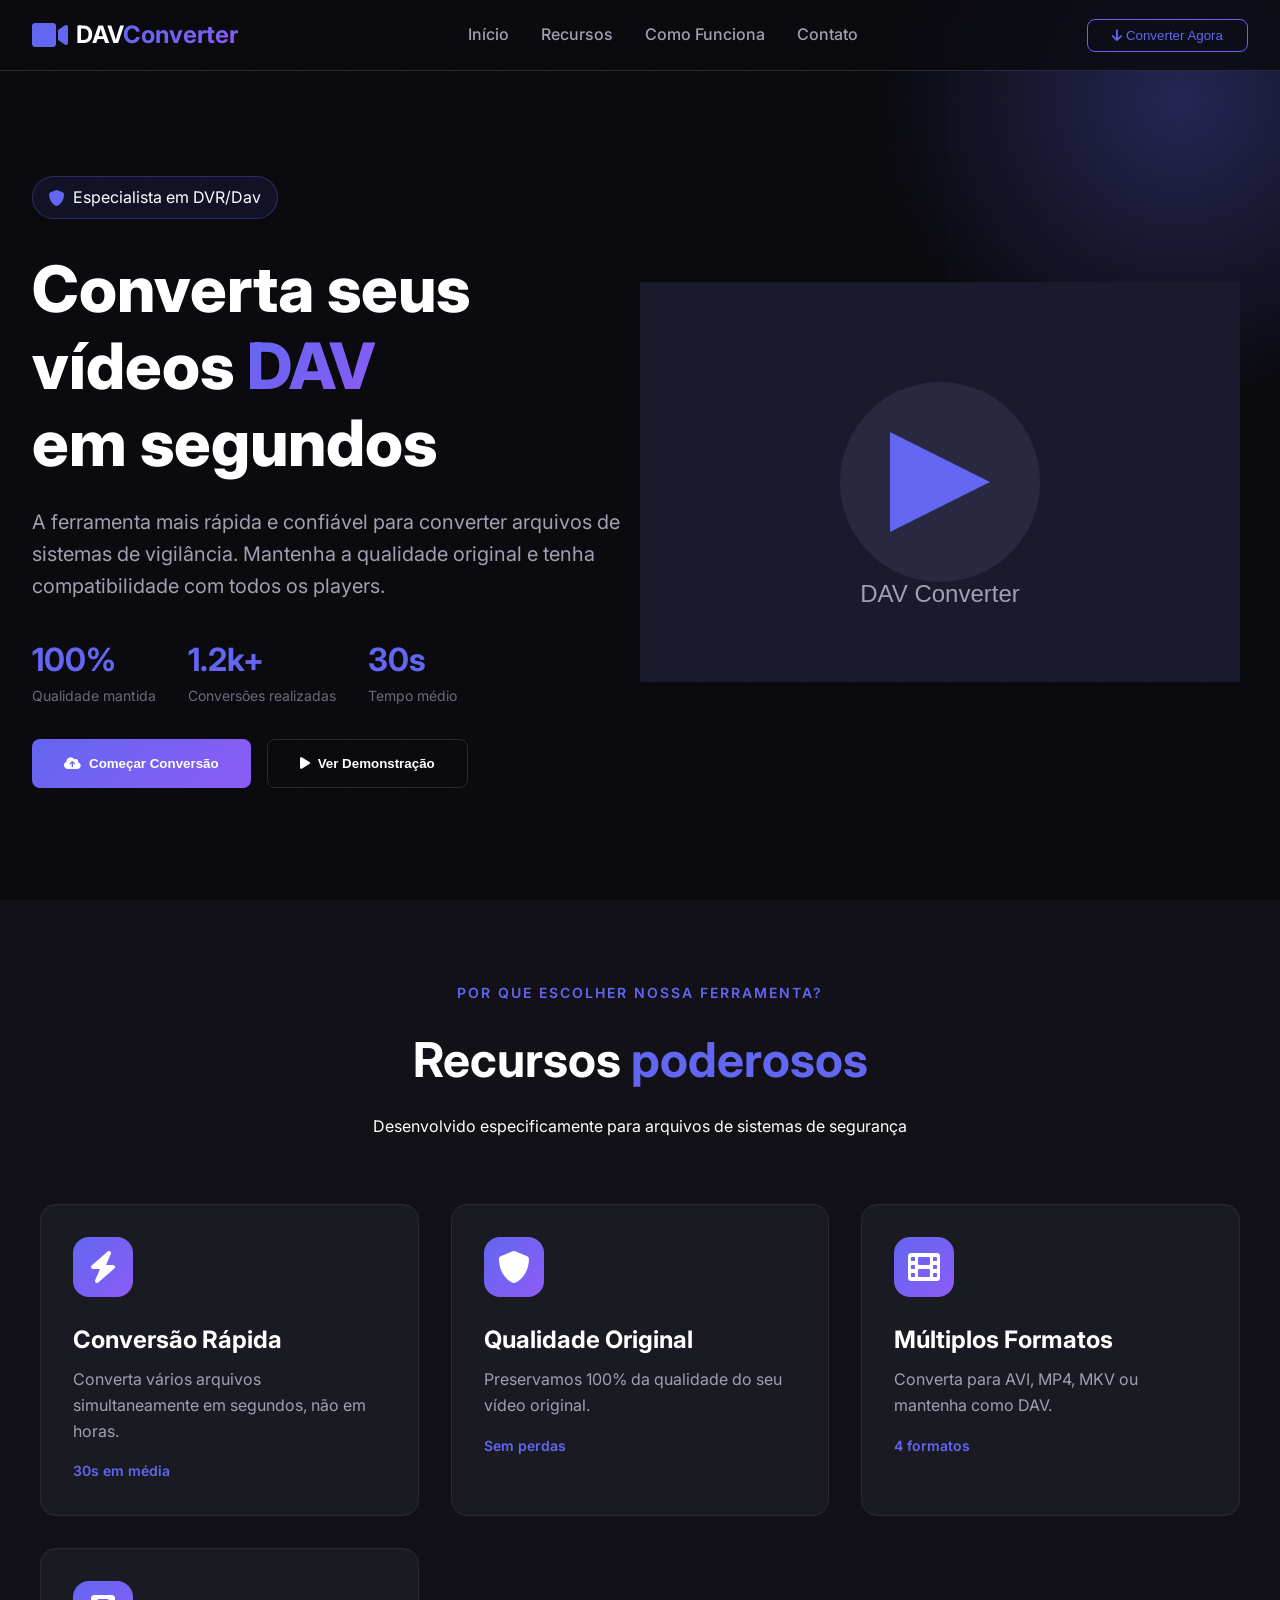
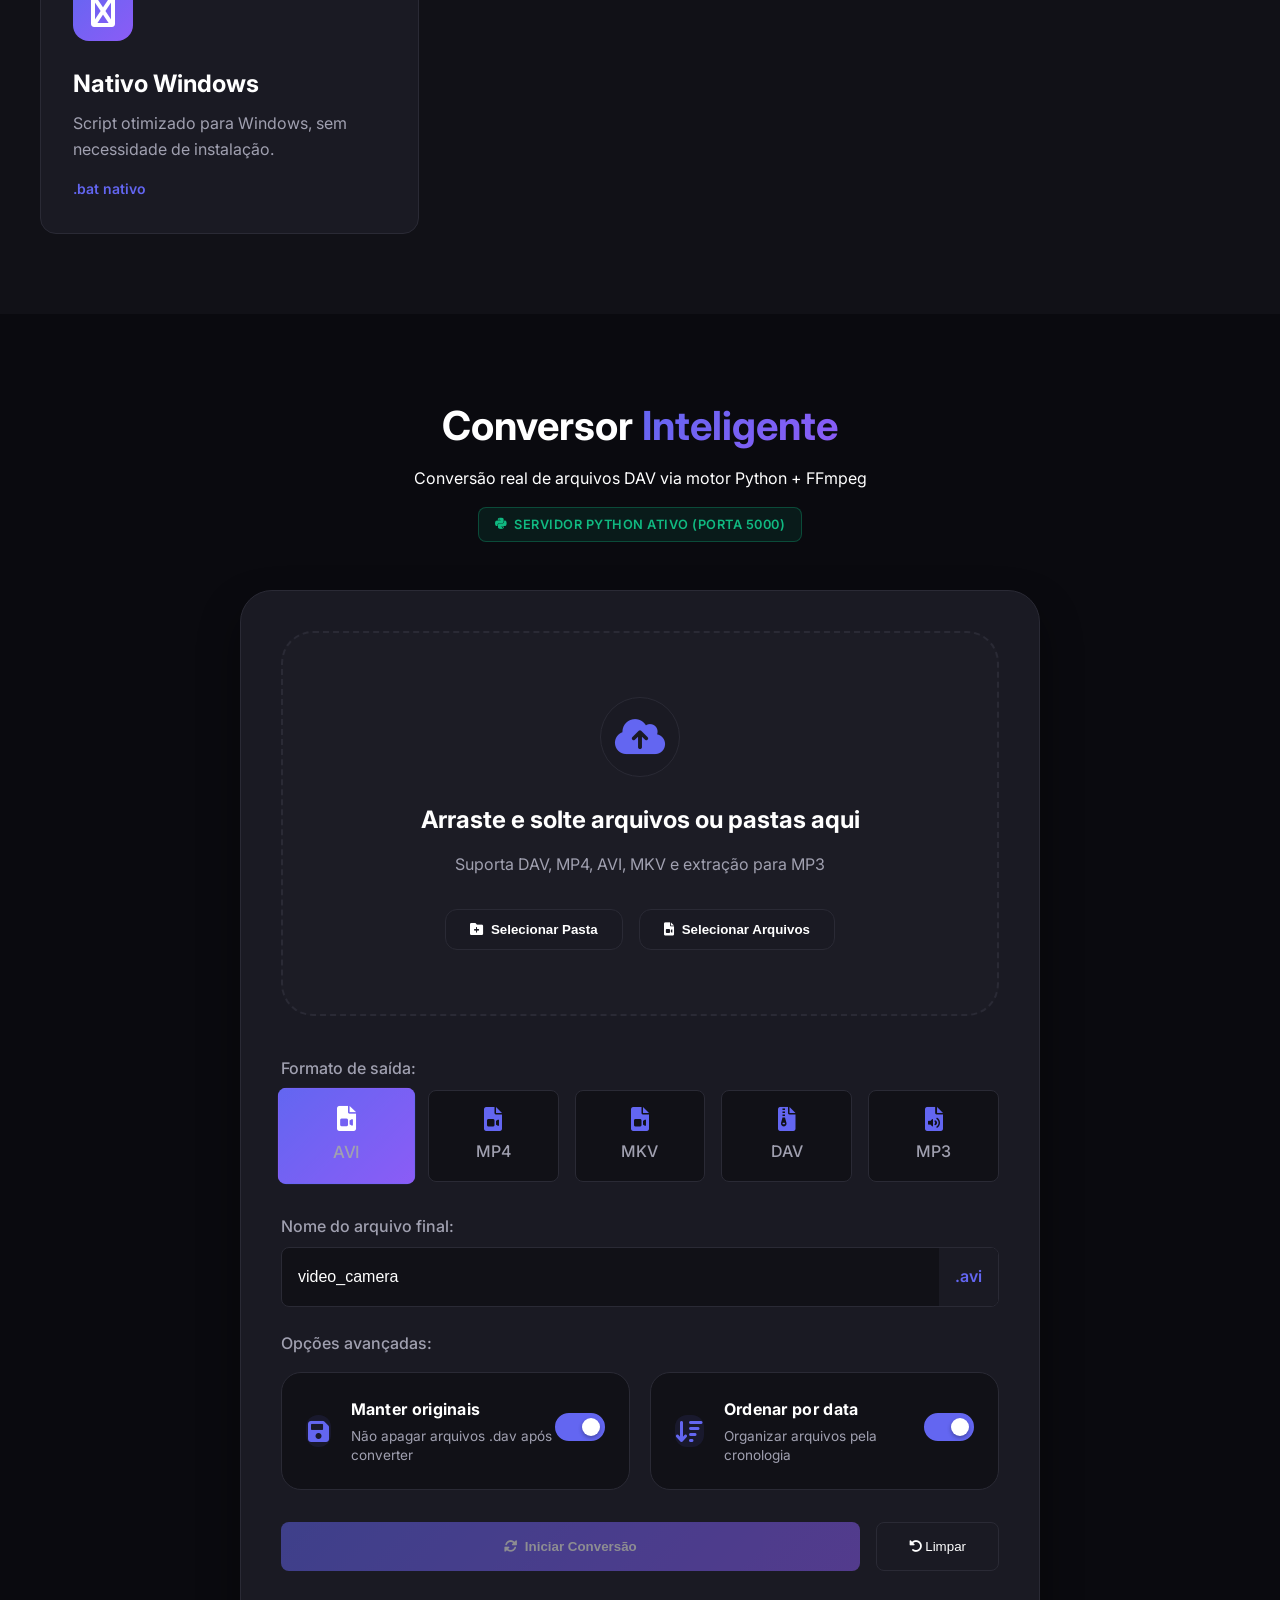
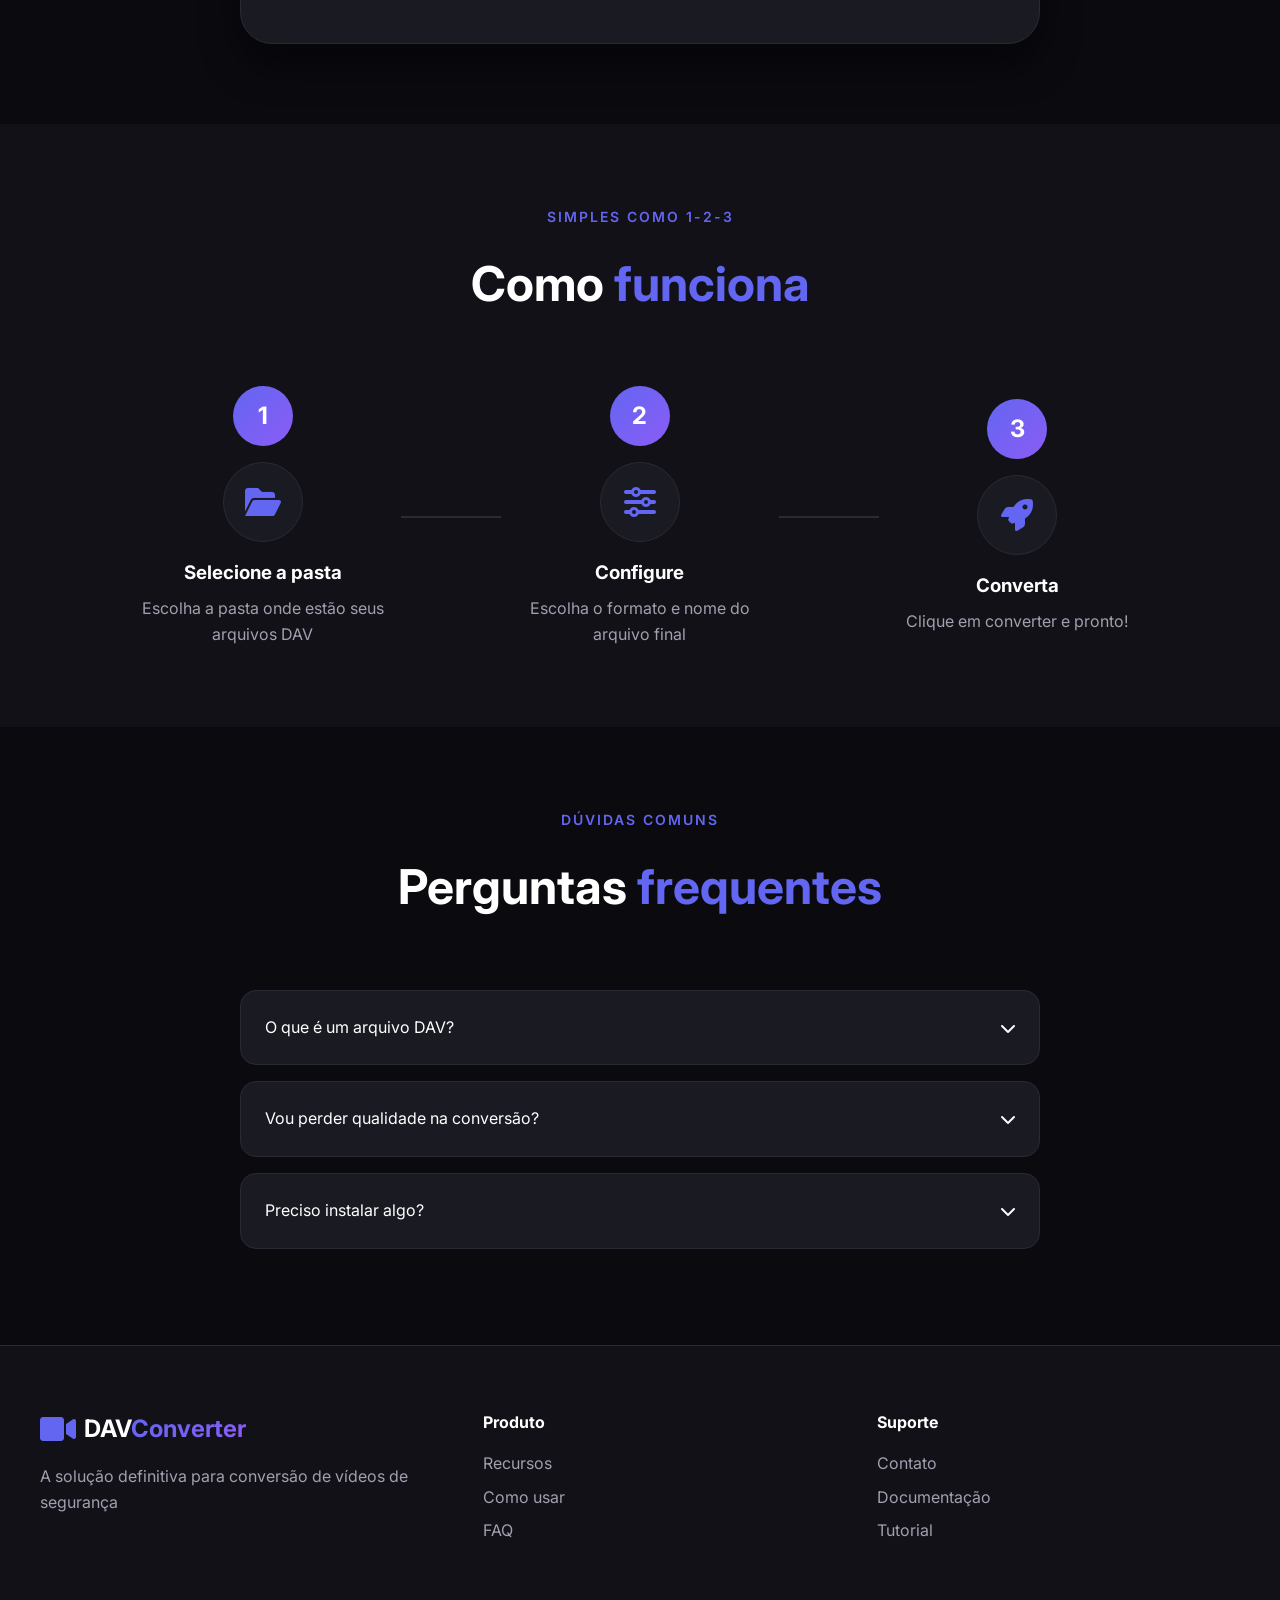
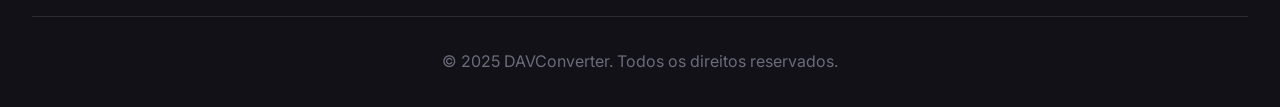
<file: index.html>
<!DOCTYPE html>
<html lang="pt-BR">
<head>
    <meta charset="UTF-8">
    <meta name="viewport" content="width=device-width, initial-scale=1.0">
    <title>DAV Converter Pro - Transforme seus vídeos de segurança</title>
    <link rel="stylesheet" href="css/style.css">
    <link rel="stylesheet" href="https://cdnjs.cloudflare.com/ajax/libs/font-awesome/6.0.0/css/all.min.css">
    <link href="https://fonts.googleapis.com/css2?family=Inter:wght@300;400;500;600;700;800&display=swap" rel="stylesheet">
</head>
<body>
    <!-- Header com navegação -->
    <header class="header">
        <nav class="nav-container">
            <div class="logo">
                <i class="fas fa-video"></i>
                <span>DAV<span class="accent">Converter</span></span>
            </div>
            
            <!-- Botão do menu mobile -->
            <button class="menu-toggle" id="menuToggle">
                <i class="fas fa-bars"></i>
            </button>

            <ul class="nav-menu" id="navMenu">
                <li><a href="#home">Início</a></li>
                <li><a href="#features">Recursos</a></li>
                <li><a href="#como-funciona">Como Funciona</a></li>
                <li><a href="#contato">Contato</a></li>
            </ul>
            <div class="nav-actions">
                <button class="btn-outline" onclick="scrollToConverter()">
                    <i class="fas fa-arrow-down"></i> Converter Agora
                </button>
            </div>
        </nav>
    </header>

    <!-- Hero Section -->
    <section id="home" class="hero">
        <div class="hero-background">
            <div class="gradient-sphere"></div>
            <div class="grid-overlay"></div>
        </div>
        <div class="hero-content">
            <div class="badge">
                <i class="fas fa-shield-alt"></i>
                <span>Especialista em DVR/Dav</span>
            </div>
            <h1 class="hero-title">
                Converta seus vídeos <span class="gradient-text">DAV</span><br>
                em segundos
            </h1>
            <p class="hero-description">
                A ferramenta mais rápida e confiável para converter arquivos de sistemas de vigilância. 
                Mantenha a qualidade original e tenha compatibilidade com todos os players.
            </p>
            <div class="hero-stats">
                <div class="stat-item">
                    <span class="stat-number">100%</span>
                    <span class="stat-label">Qualidade mantida</span>
                </div>
                <div class="stat-item">
                    <span class="stat-number">1.2k+</span>
                    <span class="stat-label">Conversões realizadas</span>
                </div>
                <div class="stat-item">
                    <span class="stat-number">30s</span>
                    <span class="stat-label">Tempo médio</span>
                </div>
            </div>
            <div class="hero-cta">
                <button class="btn-primary" onclick="scrollToConverter()">
                    <i class="fas fa-cloud-upload-alt"></i>
                    Começar Conversão
                </button>
                <button class="btn-play" onclick="showDemo()">
                    <i class="fas fa-play"></i>
                    Ver Demonstração
                </button>
            </div>
        </div>
        <div class="hero-image">
            <img src="assets/converter-illustration.svg" alt="Converter Illustration">
        </div>
    </section>

    <!-- Features Section -->
    <section id="features" class="features">
        <div class="section-header">
            <span class="section-subtitle">Por que escolher nossa ferramenta?</span>
            <h2 class="section-title">Recursos <span class="accent">poderosos</span></h2>
            <p class="section-description">
                Desenvolvido especificamente para arquivos de sistemas de segurança
            </p>
        </div>
        <div class="features-grid">
            <div class="feature-card">
                <div class="feature-icon">
                    <i class="fas fa-bolt"></i>
                </div>
                <h3>Conversão Rápida</h3>
                <p>Converta vários arquivos simultaneamente em segundos, não em horas.</p>
                <div class="feature-stats">30s em média</div>
            </div>
            <div class="feature-card">
                <div class="feature-icon">
                    <i class="fas fa-shield-alt"></i>
                </div>
                <h3>Qualidade Original</h3>
                <p>Preservamos 100% da qualidade do seu vídeo original.</p>
                <div class="feature-stats">Sem perdas</div>
            </div>
            <div class="feature-card">
                <div class="feature-icon">
                    <i class="fas fa-film"></i>
                </div>
                <h3>Múltiplos Formatos</h3>
                <p>Converta para AVI, MP4, MKV ou mantenha como DAV.</p>
                <div class="feature-stats">4 formatos</div>
            </div>
            <div class="feature-card">
                <div class="feature-icon">
                    <i class="fas fa-windows"></i>
                </div>
                <h3>Nativo Windows</h3>
                <p>Script otimizado para Windows, sem necessidade de instalação.</p>
                <div class="feature-stats">.bat nativo</div>
            </div>
        </div>
    </section>

    <!-- Converter Section -->
    <section class="converter" id="converter">
        <div class="converter-container">
            <div class="converter-header">
                <h2>Conversor <span class="gradient-text">Inteligente</span></h2>
                <p>Conversão real de arquivos DAV via motor Python + FFmpeg</p>
                <div class="engine-badge">
                    <i class="fab fa-python"></i>
                    Servidor Python Ativo (Porta 5000)
                </div>
            </div>
            
            <div class="converter-card">
                <div class="drop-zone" id="dropZone">
                    <div class="drop-zone-content">
                        <div class="drop-zone-icon">
                            <i class="fas fa-cloud-upload-alt"></i>
                        </div>
                        <h3>Arraste e solte arquivos ou pastas aqui</h3>
                        <p>Suporta DAV, MP4, AVI, MKV e extração para MP3</p>
                        <div class="drop-zone-actions">
                            <button class="btn-drop" onclick="selectFolder()">
                                <i class="fas fa-folder-plus"></i> Selecionar Pasta
                            </button>
                            <button class="btn-drop" onclick="selectFile()">
                                <i class="fas fa-file-video"></i> Selecionar Arquivos
                            </button>
                        </div>
                    </div>
                </div>

                <div class="folder-input" style="display: none;">
                    <div class="folder-path" id="folderPath">
                        <i class="far fa-folder-open"></i>
                        <span>Nenhum arquivo ou pasta selecionada</span>
                    </div>
                    <div class="destination-path" id="destinationPath">
                        <i class="fas fa-download"></i>
                        <span>Destino: Pasta de Downloads</span>
                    </div>
                    <div class="input-actions">
                        <button class="btn-folder" onclick="selectFolder()">
                            <i class="fas fa-folder-open"></i>
                            Pasta
                        </button>
                        <button class="btn-folder" onclick="selectFile()">
                            <i class="fas fa-file-video"></i>
                            Arquivo
                        </button>
                    </div>
                </div>

                <div class="file-list" id="fileList" style="display: none;">
                    <div class="file-list-header">
                        <span><i class="fas fa-file-video"></i> Arquivos encontrados:</span>
                        <span id="fileCount">0</span>
                    </div>
                    <div class="file-items" id="fileItems"></div>
                </div>

                <div class="converter-options">
                    <div class="options-group">
                        <label>Formato de saída:</label>
                        <div class="format-selector">
                            <label class="format-option">
                                <input type="radio" name="format" value="avi" checked>
                                <span class="format-badge">
                                    <i class="fas fa-file-video"></i>
                                    AVI
                                </span>
                            </label>
                            <label class="format-option">
                                <input type="radio" name="format" value="mp4">
                                <span class="format-badge">
                                    <i class="fas fa-file-video"></i>
                                    MP4
                                </span>
                            </label>
                            <label class="format-option">
                                <input type="radio" name="format" value="mkv">
                                <span class="format-badge">
                                    <i class="fas fa-file-video"></i>
                                    MKV
                                </span>
                            </label>
                            <label class="format-option">
                                <input type="radio" name="format" value="dav">
                                <span class="format-badge">
                                    <i class="fas fa-file-archive"></i>
                                    DAV
                                </span>
                            </label>
                            <label class="format-option">
                                <input type="radio" name="format" value="mp3">
                                <span class="format-badge">
                                    <i class="fas fa-file-audio"></i>
                                    MP3
                                </span>
                            </label>
                        </div>
                    </div>

                    <div class="options-group">
                        <label>Nome do arquivo final:</label>
                        <div class="filename-input">
                            <input type="text" id="filename" placeholder="video_completo" value="video_camera">
                            <span class="extension" id="extension">.avi</span>
                        </div>
                    </div>

                    <div class="options-group">
                        <label>Opções avançadas:</label>
                        <div class="advanced-options-grid">
                            <div class="advanced-option-card">
                                <div class="option-info">
                                    <i class="fas fa-save"></i>
                                    <div class="option-text">
                                        <span class="option-title">Manter originais</span>
                                        <span class="option-desc">Não apagar arquivos .dav após converter</span>
                                    </div>
                                </div>
                                <label class="switch">
                                    <input type="checkbox" id="keepOriginals" checked>
                                    <span class="slider"></span>
                                </label>
                            </div>

                            <div class="advanced-option-card">
                                <div class="option-info">
                                    <i class="fas fa-sort-amount-down"></i>
                                    <div class="option-text">
                                        <span class="option-title">Ordenar por data</span>
                                        <span class="option-desc">Organizar arquivos pela cronologia</span>
                                    </div>
                                </div>
                                <label class="switch">
                                    <input type="checkbox" id="orderByDate" checked>
                                    <span class="slider"></span>
                                </label>
                            </div>
                        </div>
                    </div>
                </div>

                <div class="converter-actions">
                    <button class="btn-convert" onclick="startConversion()" id="convertBtn" disabled>
                        <i class="fas fa-sync-alt"></i>
                        <span>Iniciar Conversão</span>
                    </button>
                    <button class="btn-secondary" onclick="resetConverter()">
                        <i class="fas fa-undo-alt"></i>
                        Limpar
                    </button>
                </div>

                <div class="progress-container" id="progressContainer" style="display: none;">
                    <div class="progress-info">
                        <span>Convertendo...</span>
                        <span id="progressPercent">0%</span>
                    </div>
                    <div class="progress-bar">
                        <div class="progress-fill" id="progressFill" style="width: 0%"></div>
                    </div>
                    <div class="progress-status" id="progressStatus">
                        Aguardando início...
                    </div>
                    
                    <div class="console-toggle">
                        <button class="btn-console" onclick="toggleConsole()">
                            <i class="fas fa-terminal"></i>
                            Ver no console
                        </button>
                    </div>
                    
                    <div class="console-log" id="consoleLog" style="display: none;">
                        <div class="console-header">
                            <span><i class="fas fa-code"></i> Output do FFmpeg</span>
                            <button onclick="copyLogs()"><i class="far fa-copy"></i></button>
                        </div>
                        <pre id="logContent">Aguardando logs do processo...</pre>
                    </div>
                </div>

                <div class="result-container" id="resultContainer" style="display: none;">
                    <div class="result-icon success">
                        <i class="fas fa-check-circle"></i>
                    </div>
                    <h3>Conversão concluída!</h3>
                    <p id="resultMessage"></p>
                    <button class="btn-outline" onclick="downloadResult()">
                        <i class="fas fa-download"></i>
                        Baixar Arquivo
                    </button>
                </div>
            </div>
        </div>
    </section>

    <!-- How it works -->
    <section id="como-funciona" class="how-it-works">
        <div class="section-header">
            <span class="section-subtitle">Simples como 1-2-3</span>
            <h2 class="section-title">Como <span class="accent">funciona</span></h2>
        </div>
        <div class="steps">
            <div class="step">
                <div class="step-number">1</div>
                <div class="step-icon">
                    <i class="fas fa-folder-open"></i>
                </div>
                <h3>Selecione a pasta</h3>
                <p>Escolha a pasta onde estão seus arquivos DAV</p>
            </div>
            <div class="step-connector"></div>
            <div class="step">
                <div class="step-number">2</div>
                <div class="step-icon">
                    <i class="fas fa-sliders-h"></i>
                </div>
                <h3>Configure</h3>
                <p>Escolha o formato e nome do arquivo final</p>
            </div>
            <div class="step-connector"></div>
            <div class="step">
                <div class="step-number">3</div>
                <div class="step-icon">
                    <i class="fas fa-rocket"></i>
                </div>
                <h3>Converta</h3>
                <p>Clique em converter e pronto!</p>
            </div>
        </div>
    </section>

    <!-- FAQ Section -->
    <section class="faq">
        <div class="section-header">
            <span class="section-subtitle">Dúvidas comuns</span>
            <h2 class="section-title">Perguntas <span class="accent">frequentes</span></h2>
        </div>
        <div class="faq-container">
            <div class="faq-item">
                <div class="faq-question" onclick="toggleFaq(this)">
                    <span>O que é um arquivo DAV?</span>
                    <i class="fas fa-chevron-down"></i>
                </div>
                <div class="faq-answer">
                    DAV é um formato de vídeo utilizado por sistemas de segurança e DVRs. É similar ao MP4, mas com um container proprietário.
                </div>
            </div>
            <div class="faq-item">
                <div class="faq-question" onclick="toggleFaq(this)">
                    <span>Vou perder qualidade na conversão?</span>
                    <i class="fas fa-chevron-down"></i>
                </div>
                <div class="faq-answer">
                    Não! Nosso conversor mantém 100% da qualidade original, apenas altera o container do vídeo.
                </div>
            </div>
            <div class="faq-item">
                <div class="faq-question" onclick="toggleFaq(this)">
                    <span>Preciso instalar algo?</span>
                    <i class="fas fa-chevron-down"></i>
                </div>
                <div class="faq-answer">
                    Não! Tudo é executado via script nativo do Windows. O FFmpeg é baixado automaticamente se necessário.
                </div>
            </div>
        </div>
    </section>

    <!-- Footer -->
    <footer class="footer">
        <div class="footer-content">
            <div class="footer-brand">
                <div class="logo">
                    <i class="fas fa-video"></i>
                    <span>DAV<span class="accent">Converter</span></span>
                </div>
                <p>A solução definitiva para conversão de vídeos de segurança</p>
            </div>
            <div class="footer-links">
                <div class="footer-column">
                    <h4>Produto</h4>
                    <ul>
                        <li><a href="#features">Recursos</a></li>
                        <li><a href="#como-funciona">Como usar</a></li>
                        <li><a href="#faq">FAQ</a></li>
                    </ul>
                </div>
                <div class="footer-column">
                    <h4>Suporte</h4>
                    <ul>
                        <li><a href="#contato">Contato</a></li>
                        <li><a href="#">Documentação</a></li>
                        <li><a href="#">Tutorial</a></li>
                    </ul>
                </div>
            </div>
        </div>
        <div class="footer-bottom">
            <p>&copy; 2025 DAVConverter. Todos os direitos reservados.</p>
        </div>
    </footer>

    <script src="js/script.js"></script>
</body>
</html>
</file>
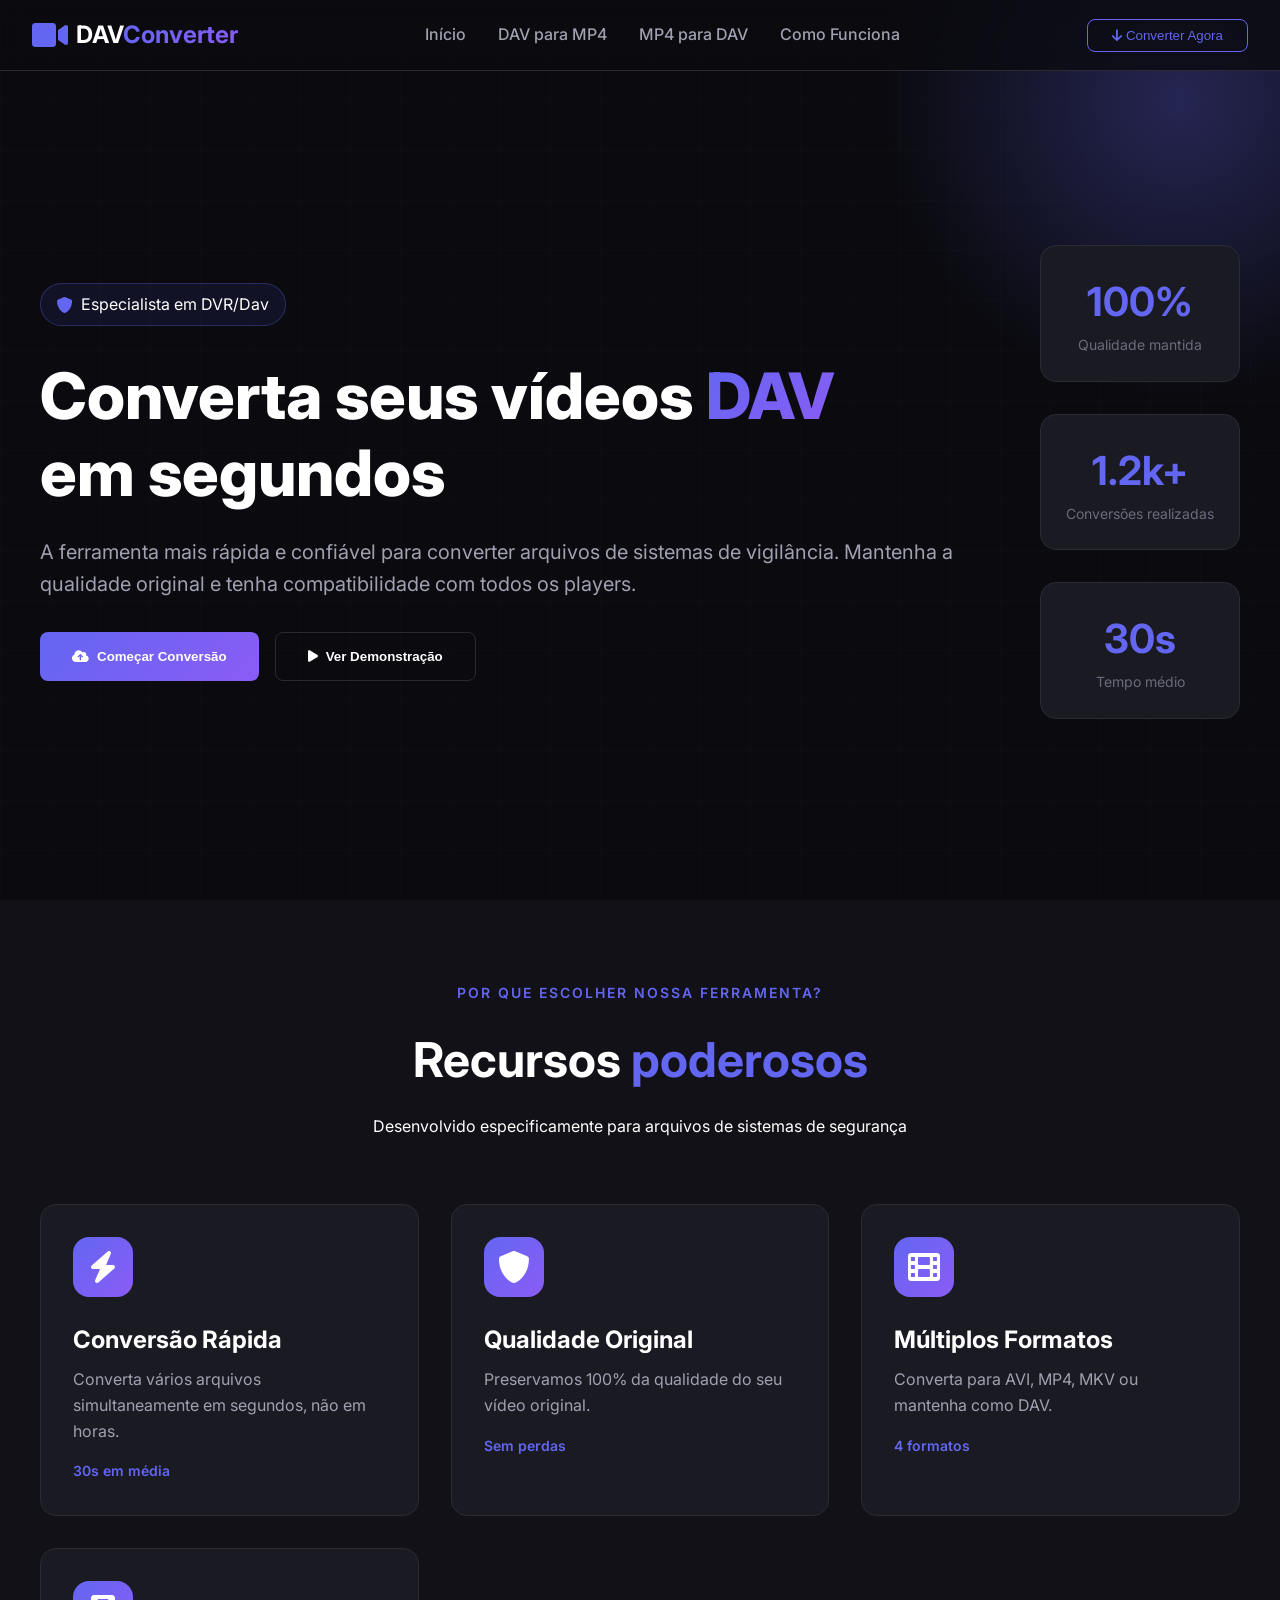
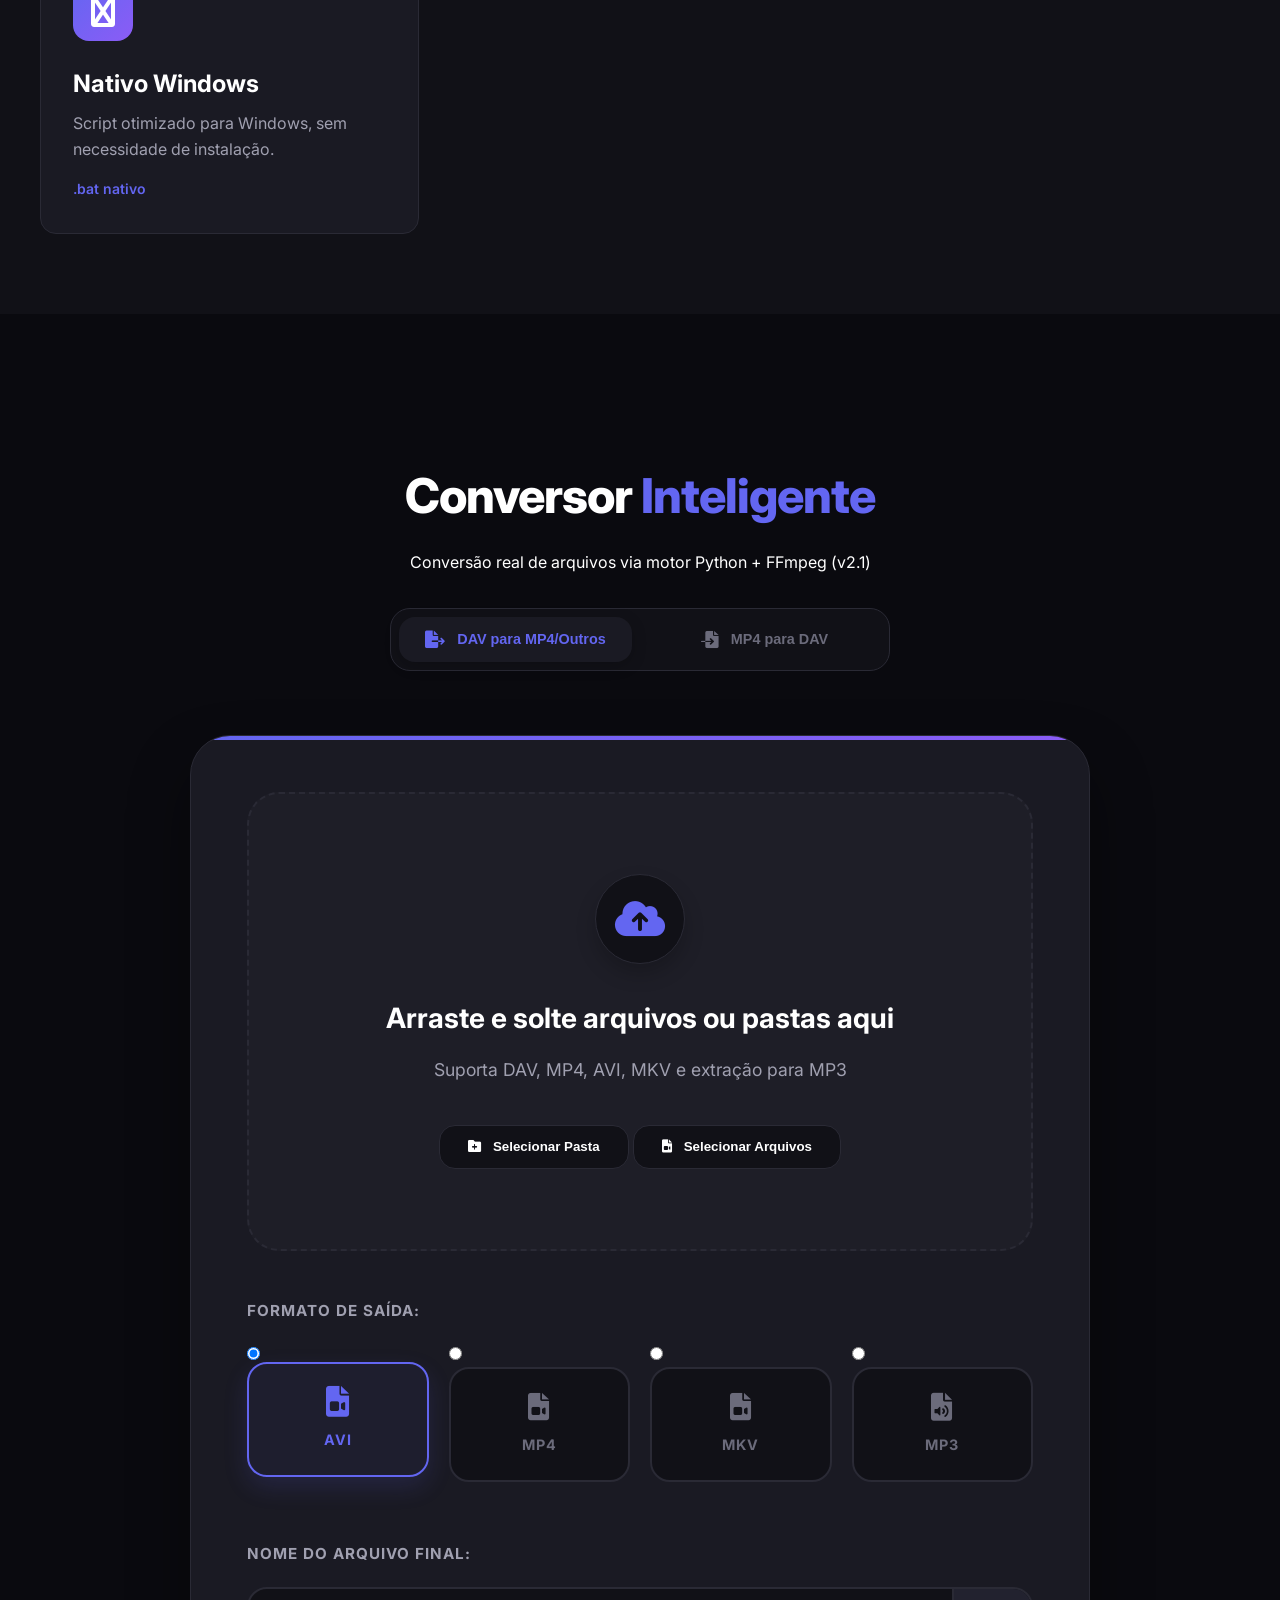
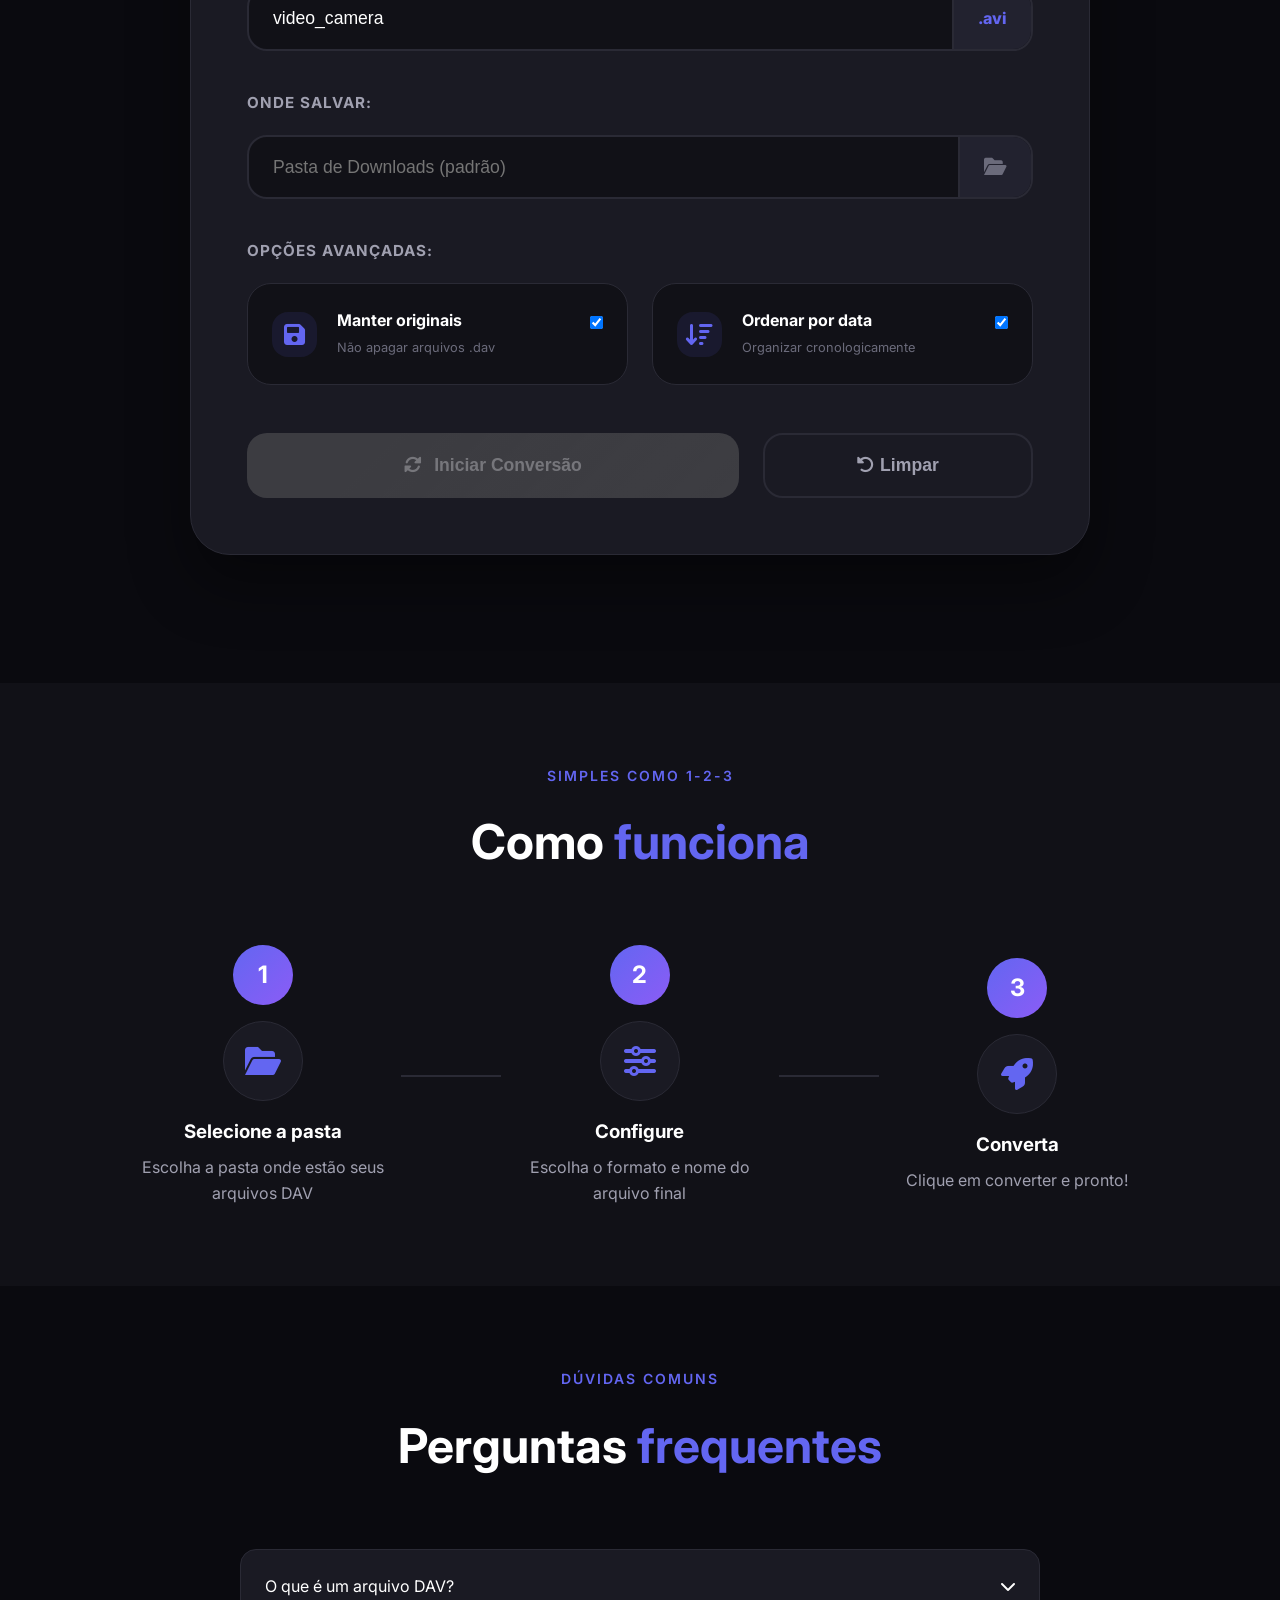
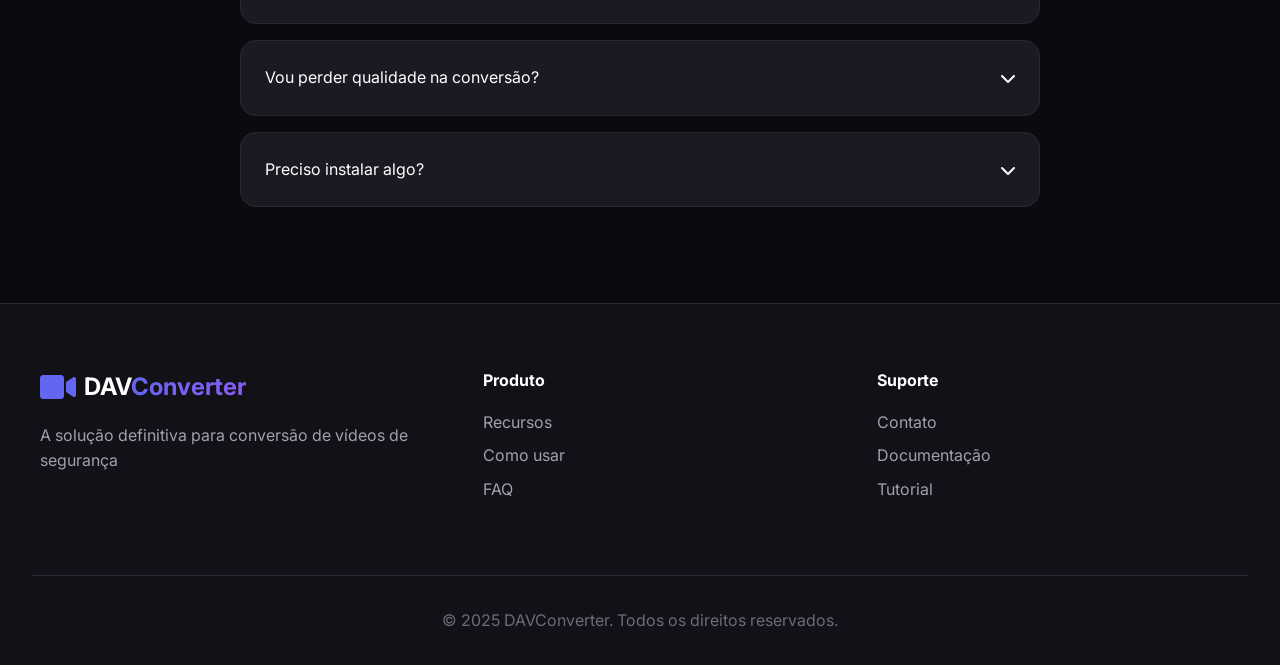
<file: public/index.html>
<!DOCTYPE html>
<html lang="pt-BR">
<head>
    <meta charset="UTF-8">
    <meta name="viewport" content="width=device-width, initial-scale=1.0">
    <title>DAV Converter Pro - Transforme seus vídeos de segurança</title>
    <link rel="icon" type="image/svg+xml" href="/favicon.svg">
    <link rel="shortcut icon" href="/favicon.svg">
    <link rel="stylesheet" href="css/style.css">
    <link rel="stylesheet" href="https://cdnjs.cloudflare.com/ajax/libs/font-awesome/6.0.0/css/all.min.css">
    <link href="https://fonts.googleapis.com/css2?family=Inter:wght@300;400;500;600;700;800&display=swap" rel="stylesheet">
</head>
<body>
    <!-- Header com navegação -->
    <header class="header">
        <nav class="nav-container">
            <div class="logo">
                <i class="fas fa-video"></i>
                <span>DAV<span class="accent">Converter</span></span>
            </div>
            
            <!-- Botão do menu mobile -->
            <button class="menu-toggle" id="menuToggle">
                <i class="fas fa-bars"></i>
            </button>

            <ul class="nav-menu" id="navMenu">
                <li><a href="#home">Início</a></li>
                <li><a href="#converter" onclick="switchTab('dav-to-mp4')">DAV para MP4</a></li>
                <li><a href="#converter" onclick="switchTab('mp4-to-dav')">MP4 para DAV</a></li>
                <li><a href="#como-funciona">Como Funciona</a></li>
            </ul>
            <div class="nav-actions">
                <button class="btn-outline" onclick="scrollToConverter()">
                    <i class="fas fa-arrow-down"></i> Converter Agora
                </button>
            </div>
        </nav>
    </header>

    <!-- Hero Section -->
    <section id="home" class="hero">
        <div class="hero-background">
            <div class="gradient-sphere"></div>
            <div class="grid-overlay"></div>
        </div>
        <div class="hero-content">
            <div class="hero-text-column">
                <div class="badge">
                    <i class="fas fa-shield-alt"></i>
                    <span>Especialista em DVR/Dav</span>
                </div>
                <h1 class="hero-title">
                    Converta seus vídeos <span class="gradient-text">DAV</span><br>
                    em segundos
                </h1>
                <p class="hero-description">
                    A ferramenta mais rápida e confiável para converter arquivos de sistemas de vigilância. 
                    Mantenha a qualidade original e tenha compatibilidade com todos os players.
                </p>
                <div class="hero-cta">
                    <button class="btn-primary" onclick="scrollToConverter()">
                        <i class="fas fa-cloud-upload-alt"></i>
                        Começar Conversão
                    </button>
                    <button class="btn-play" onclick="showDemo()">
                        <i class="fas fa-play"></i>
                        Ver Demonstração
                    </button>
                </div>
            </div>
            <div class="hero-stats-column">
                <div class="hero-stats">
                    <div class="stat-item">
                        <span class="stat-number">100%</span>
                        <span class="stat-label">Qualidade mantida</span>
                    </div>
                    <div class="stat-item">
                        <span class="stat-number">1.2k+</span>
                        <span class="stat-label">Conversões realizadas</span>
                    </div>
                    <div class="stat-item">
                        <span class="stat-number">30s</span>
                        <span class="stat-label">Tempo médio</span>
                    </div>
                </div>
            </div>
        </div>
        <div class="hero-image">
            <img src="assets/converter-illustration.svg" alt="Converter Illustration">
        </div>
    </section>

    <!-- Features Section -->
    <section id="features" class="features">
        <div class="section-header">
            <span class="section-subtitle">Por que escolher nossa ferramenta?</span>
            <h2 class="section-title">Recursos <span class="accent">poderosos</span></h2>
            <p class="section-description">
                Desenvolvido especificamente para arquivos de sistemas de segurança
            </p>
        </div>
        <div class="features-grid">
            <div class="feature-card">
                <div class="feature-icon">
                    <i class="fas fa-bolt"></i>
                </div>
                <h3>Conversão Rápida</h3>
                <p>Converta vários arquivos simultaneamente em segundos, não em horas.</p>
                <div class="feature-stats">30s em média</div>
            </div>
            <div class="feature-card">
                <div class="feature-icon">
                    <i class="fas fa-shield-alt"></i>
                </div>
                <h3>Qualidade Original</h3>
                <p>Preservamos 100% da qualidade do seu vídeo original.</p>
                <div class="feature-stats">Sem perdas</div>
            </div>
            <div class="feature-card">
                <div class="feature-icon">
                    <i class="fas fa-film"></i>
                </div>
                <h3>Múltiplos Formatos</h3>
                <p>Converta para AVI, MP4, MKV ou mantenha como DAV.</p>
                <div class="feature-stats">4 formatos</div>
            </div>
            <div class="feature-card">
                <div class="feature-icon">
                    <i class="fas fa-windows"></i>
                </div>
                <h3>Nativo Windows</h3>
                <p>Script otimizado para Windows, sem necessidade de instalação.</p>
                <div class="feature-stats">.bat nativo</div>
            </div>
        </div>
    </section>

    <!-- Converter Section -->
    <section class="converter" id="converter">
        <div class="converter-container">
            <div class="converter-header">
                <h2 class="section-title">Conversor <span class="accent">Inteligente</span></h2>
                <p>Conversão real de arquivos via motor Python + FFmpeg (v2.1)</p>
                
                <div class="converter-tabs">
                    <button class="tab-btn active" onclick="switchTab('dav-to-mp4')" id="tabDavToMp4">
                        <i class="fas fa-file-export"></i> DAV para MP4/Outros
                    </button>
                    <button class="tab-btn" onclick="switchTab('mp4-to-dav')" id="tabMp4ToDav">
                        <i class="fas fa-file-import"></i> MP4 para DAV
                    </button>
                </div>
            </div>
            
            <div class="converter-card">
                <div class="drop-zone" id="dropZone">
                    <div class="drop-zone-content">
                        <div class="drop-zone-icon">
                            <i class="fas fa-cloud-upload-alt"></i>
                        </div>
                        <h3>Arraste e solte arquivos ou pastas aqui</h3>
                        <p>Suporta DAV, MP4, AVI, MKV e extração para MP3</p>
                        <div class="drop-zone-actions">
                            <button class="btn-drop" onclick="selectFolder()">
                                <i class="fas fa-folder-plus"></i> Selecionar Pasta
                            </button>
                            <button class="btn-drop" onclick="selectFile()">
                                <i class="fas fa-file-video"></i> Selecionar Arquivos
                            </button>
                        </div>
                    </div>
                </div>

                <div class="folder-input" style="display: none;">
                    <div class="folder-path" id="folderPath">
                        <i class="far fa-folder-open"></i>
                        <span>Nenhum arquivo ou pasta selecionada</span>
                    </div>
                    <div class="destination-path" id="destinationPath">
                        <i class="fas fa-download"></i>
                        <span>Destino: Pasta de Downloads</span>
                    </div>
                    <div class="input-actions">
                        <button class="btn-folder" onclick="selectFolder()">
                            <i class="fas fa-folder-open"></i>
                            Pasta
                        </button>
                        <button class="btn-folder" onclick="selectFile()">
                            <i class="fas fa-file-video"></i>
                            Arquivo
                        </button>
                    </div>
                </div>

                <div class="file-list" id="fileList" style="display: none;">
                    <div class="file-list-header">
                        <span><i class="fas fa-file-video"></i> Arquivos encontrados:</span>
                        <span id="fileCount">0</span>
                    </div>
                    <div class="file-items" id="fileItems"></div>
                </div>

                <div class="converter-options" id="davOptions">
                    <!-- Formato de Saída -->
                    <div class="options-group">
                        <label>Formato de saída:</label>
                        <div class="format-selector">
                            <label class="format-option">
                                <input type="radio" name="format" value="avi" checked>
                                <div class="format-badge">
                                    <i class="fas fa-file-video"></i>
                                    <span>AVI</span>
                                </div>
                            </label>
                            <label class="format-option">
                                <input type="radio" name="format" value="mp4">
                                <div class="format-badge">
                                    <i class="fas fa-file-video"></i>
                                    <span>MP4</span>
                                </div>
                            </label>
                            <label class="format-option">
                                <input type="radio" name="format" value="mkv">
                                <div class="format-badge">
                                    <i class="fas fa-file-video"></i>
                                    <span>MKV</span>
                                </div>
                            </label>
                            <label class="format-option">
                                <input type="radio" name="format" value="mp3">
                                <div class="format-badge">
                                    <i class="fas fa-file-audio"></i>
                                    <span>MP3</span>
                                </div>
                            </label>
                        </div>
                    </div>

                    <!-- Nome do Arquivo -->
                    <div class="options-group">
                        <label>Nome do arquivo final:</label>
                        <div class="filename-input-wrapper">
                            <input type="text" id="filename" placeholder="video_camera" value="video_camera">
                            <span class="extension-label" id="extension">.avi</span>
                        </div>
                    </div>

                    <!-- Local de Salvamento -->
                    <div class="options-group" id="saveLocationGroup">
                        <label>Onde salvar:</label>
                        <div class="save-path-wrapper">
                            <input type="text" id="savePath" placeholder="Pasta de Downloads (padrão)" readonly>
                            <button id="selectSavePathBtn" class="btn-icon-select" title="Escolher local" onclick="handleSavePicker()">
                                <i class="fas fa-folder-open"></i>
                            </button>
                        </div>
                    </div>

                    <!-- Opções Avançadas -->
                    <div class="options-group">
                        <label>Opções avançadas:</label>
                        <div class="advanced-grid">
                            <div class="advanced-card">
                                <div class="card-header">
                                    <i class="fas fa-save"></i>
                                    <div class="card-title">
                                        <span>Manter originais</span>
                                        <small>Não apagar arquivos .dav</small>
                                    </div>
                                </div>
                                <label class="switch">
                                    <input type="checkbox" id="keepOriginals" checked>
                                    <span class="slider"></span>
                                </label>
                            </div>

                            <div class="advanced-card">
                                <div class="card-header">
                                    <i class="fas fa-sort-amount-down"></i>
                                    <div class="card-title">
                                        <span>Ordenar por data</span>
                                        <small>Organizar cronologicamente</small>
                                    </div>
                                </div>
                                <label class="switch">
                                    <input type="checkbox" id="orderByDate" checked>
                                    <span class="slider"></span>
                                </label>
                            </div>
                        </div>
                    </div>
                </div>

                <!-- Nova seção MP4 para DAV -->
                <div class="converter-options" id="mp4ToDavOptions" style="display: none;">
                    <div class="options-group">
                        <label>Configurações MP4 para DAV:</label>
                        <div class="info-card">
                            <i class="fas fa-info-circle"></i>
                            <p>Esta função converterá seus arquivos MP4 para o formato DAV compatível com a maioria dos DVRs (Dahua, Intelbras, etc).</p>
                        </div>
                    </div>
                    
                    <div class="options-group">
                        <label>Nome do arquivo DAV final:</label>
                        <div class="filename-input-wrapper">
                            <input type="text" id="filenameDav" placeholder="video_backup" value="video_backup">
                            <span class="extension-label">.dav</span>
                        </div>
                    </div>
                </div>

                <div class="converter-actions">
                    <button class="btn-convert" onclick="startConversion()" id="convertBtn" disabled>
                        <i class="fas fa-sync-alt"></i>
                        <span>Iniciar Conversão</span>
                    </button>
                    <button class="btn-secondary" onclick="resetConverter()">
                        <i class="fas fa-undo-alt"></i>
                        Limpar
                    </button>
                </div>

                <div class="progress-container" id="progressContainer" style="display: none;">
                    <div class="memory-usage" id="memoryUsageDisplay">
                        <i class="fas fa-memory"></i> Memória: <span id="memValue">0.00 MB</span>
                    </div>
                    <div class="progress-info">
                        <span>Processamento:</span>
                        <div style="display: flex; align-items: center; gap: 1rem;">
                            <button id="pauseBtn" class="btn-console" onclick="togglePause()" style="display: none; padding: 0.25rem 0.75rem; border-radius: 5px; font-size: 0.75rem; background: var(--bg-card-hover);">
                                <i class="fas fa-pause"></i> <span>Pausar</span>
                            </button>
                            <span id="progressPercent">0%</span>
                        </div>
                    </div>
                    <div class="progress-bar">
                        <div class="progress-fill" id="progressFill" style="width: 0%"></div>
                    </div>
                    <div class="progress-status" id="progressStatus">
                        Preparando arquivos...
                    </div>
                    
                    <div class="console-toggle">
                        <button class="btn-console" onclick="toggleConsole()">
                            <i class="fas fa-terminal"></i>
                            Ver no console
                        </button>
                    </div>
                    
                    <div class="console-log" id="consoleLog" style="display: none;">
                        <div class="console-header">
                            <span><i class="fas fa-code"></i> Output do FFmpeg</span>
                            <button onclick="copyLogs()"><i class="far fa-copy"></i></button>
                        </div>
                        <pre id="logContent">Aguardando logs do processo...</pre>
                    </div>
                </div>

                <div class="result-container" id="resultContainer" style="display: none;">
                    <div class="result-icon success">
                        <i class="fas fa-check-circle"></i>
                    </div>
                    <h3>Conversão concluída!</h3>
                    <p id="resultMessage"></p>
                    <button class="btn-outline" onclick="downloadResult()">
                        <i class="fas fa-download"></i>
                        Baixar Arquivo
                    </button>
                </div>
            </div>
        </div>
    </section>

    <!-- How it works -->
    <section id="como-funciona" class="how-it-works">
        <div class="section-header">
            <span class="section-subtitle">Simples como 1-2-3</span>
            <h2 class="section-title">Como <span class="accent">funciona</span></h2>
        </div>
        <div class="steps">
            <div class="step">
                <div class="step-number">1</div>
                <div class="step-icon">
                    <i class="fas fa-folder-open"></i>
                </div>
                <h3>Selecione a pasta</h3>
                <p>Escolha a pasta onde estão seus arquivos DAV</p>
            </div>
            <div class="step-connector"></div>
            <div class="step">
                <div class="step-number">2</div>
                <div class="step-icon">
                    <i class="fas fa-sliders-h"></i>
                </div>
                <h3>Configure</h3>
                <p>Escolha o formato e nome do arquivo final</p>
            </div>
            <div class="step-connector"></div>
            <div class="step">
                <div class="step-number">3</div>
                <div class="step-icon">
                    <i class="fas fa-rocket"></i>
                </div>
                <h3>Converta</h3>
                <p>Clique em converter e pronto!</p>
            </div>
        </div>
    </section>

    <!-- FAQ Section -->
    <section class="faq">
        <div class="section-header">
            <span class="section-subtitle">Dúvidas comuns</span>
            <h2 class="section-title">Perguntas <span class="accent">frequentes</span></h2>
        </div>
        <div class="faq-container">
            <div class="faq-item">
                <div class="faq-question" onclick="toggleFaq(this)">
                    <span>O que é um arquivo DAV?</span>
                    <i class="fas fa-chevron-down"></i>
                </div>
                <div class="faq-answer">
                    DAV é um formato de vídeo utilizado por sistemas de segurança e DVRs. É similar ao MP4, mas com um container proprietário.
                </div>
            </div>
            <div class="faq-item">
                <div class="faq-question" onclick="toggleFaq(this)">
                    <span>Vou perder qualidade na conversão?</span>
                    <i class="fas fa-chevron-down"></i>
                </div>
                <div class="faq-answer">
                    Não! Nosso conversor mantém 100% da qualidade original, apenas altera o container do vídeo.
                </div>
            </div>
            <div class="faq-item">
                <div class="faq-question" onclick="toggleFaq(this)">
                    <span>Preciso instalar algo?</span>
                    <i class="fas fa-chevron-down"></i>
                </div>
                <div class="faq-answer">
                    Não! Tudo é executado via script nativo do Windows. O FFmpeg é baixado automaticamente se necessário.
                </div>
            </div>
        </div>
    </section>

    <!-- Footer -->
    <footer class="footer">
        <div class="footer-content">
            <div class="footer-brand">
                <div class="logo">
                    <i class="fas fa-video"></i>
                    <span>DAV<span class="accent">Converter</span></span>
                </div>
                <p>A solução definitiva para conversão de vídeos de segurança</p>
            </div>
            <div class="footer-links">
                <div class="footer-column">
                    <h4>Produto</h4>
                    <ul>
                        <li><a href="#features">Recursos</a></li>
                        <li><a href="#como-funciona">Como usar</a></li>
                        <li><a href="#faq">FAQ</a></li>
                    </ul>
                </div>
                <div class="footer-column">
                    <h4>Suporte</h4>
                    <ul>
                        <li><a href="#contato">Contato</a></li>
                        <li><a href="#">Documentação</a></li>
                        <li><a href="#">Tutorial</a></li>
                    </ul>
                </div>
            </div>
        </div>
        <div class="footer-bottom">
            <p>&copy; 2025 DAVConverter. Todos os direitos reservados.</p>
        </div>
    </footer>

    <div id="toastContainer" class="toast-container"></div>

    <script src="js/script.js"></script>
</body>
</html>
</file>
<file: css/style.css>
:root {
    --bg-primary: #0a0a0f;
    --bg-secondary: #111117;
    --bg-card: #1a1a23;
    --bg-card-hover: #22222f;
    --accent-primary: #6366f1;
    --accent-secondary: #8b5cf6;
    --accent-glow: rgba(99, 102, 241, 0.3);
    --text-primary: #ffffff;
    --text-secondary: #a0a0b0;
    --text-muted: #6b6b7b;
    --border-color: #2a2a35;
    --success: #10b981;
    --gradient-1: linear-gradient(135deg, #6366f1 0%, #8b5cf6 100%);
    --gradient-2: linear-gradient(135deg, #3b82f6 0%, #8b5cf6 100%);
}

* {
    margin: 0;
    padding: 0;
    box-sizing: border-box;
}

html {
    scroll-behavior: smooth;
}

body {
    font-family: 'Inter', sans-serif;
    background-color: var(--bg-primary);
    color: var(--text-primary);
    line-height: 1.6;
    overflow-x: hidden;
}

/* Header */
.header {
    position: fixed;
    top: 0;
    left: 0;
    right: 0;
    background: rgba(10, 10, 15, 0.8);
    backdrop-filter: blur(10px);
    border-bottom: 1px solid var(--border-color);
    z-index: 1000;
}

.nav-container {
    max-width: 1400px;
    margin: 0 auto;
    padding: 1rem 2rem;
    display: flex;
    justify-content: space-between;
    align-items: center;
}

.logo {
    display: flex;
    align-items: center;
    gap: 0.5rem;
    font-size: 1.5rem;
    font-weight: 700;
}

.logo i {
    color: var(--accent-primary);
    font-size: 2rem;
}

.logo .accent {
    background: var(--gradient-1);
    -webkit-background-clip: text;
    -webkit-text-fill-color: transparent;
}

.nav-menu {
    display: flex;
    gap: 2rem;
    list-style: none;
}

.nav-menu a {
    color: var(--text-secondary);
    text-decoration: none;
    font-weight: 500;
    transition: color 0.3s;
}

.nav-menu a:hover {
    color: var(--accent-primary);
}

.menu-toggle {
    display: none;
    background: transparent;
    border: none;
    color: var(--text-primary);
    font-size: 1.5rem;
    cursor: pointer;
    z-index: 1100;
}

/* Navbar Responsiva */
@media (max-width: 768px) {
    .menu-toggle {
        display: block;
    }

    .nav-menu {
        position: fixed;
        top: 0;
        right: -100%;
        width: 80%;
        height: 100vh;
        background: var(--bg-secondary);
        flex-direction: column;
        justify-content: center;
        align-items: center;
        gap: 2rem;
        transition: 0.4s cubic-bezier(0.4, 0, 0.2, 1);
        z-index: 1000;
        box-shadow: -10px 0 30px rgba(0, 0, 0, 0.5);
    }

    .nav-menu.active {
        right: 0;
    }

    .nav-actions {
        display: none;
    }
}

.btn-outline {
    background: transparent;
    border: 1px solid var(--accent-primary);
    color: var(--accent-primary);
    padding: 0.5rem 1.5rem;
    border-radius: 0.5rem;
    font-weight: 500;
    cursor: pointer;
    transition: all 0.3s;
}

.btn-outline:hover {
    background: var(--accent-primary);
    color: white;
    box-shadow: 0 0 20px var(--accent-glow);
}

/* Hero Section */
.hero {
    min-height: 100vh;
    display: flex;
    align-items: center;
    padding: 6rem 2rem 2rem;
    position: relative;
    overflow: hidden;
}

.hero-background {
    position: absolute;
    top: 0;
    left: 0;
    right: 0;
    bottom: 0;
    z-index: 0;
}

.gradient-sphere {
    position: absolute;
    width: 600px;
    height: 600px;
    background: radial-gradient(circle, var(--accent-glow) 0%, transparent 70%);
    top: -200px;
    right: -200px;
    border-radius: 50%;
    animation: float 10s ease-in-out infinite;
}

.grid-overlay {
    position: absolute;
    top: 0;
    left: 0;
    right: 0;
    bottom: 0;
    background-image: 
        linear-gradient(var(--border-color) 1px, transparent 1px),
        linear-gradient(90deg, var(--border-color) 1px, transparent 1px);
    background-size: 50px 50px;
    opacity: 0.1;
}

@keyframes float {
    0%, 100% { transform: translate(0, 0) scale(1); }
    50% { transform: translate(30px, 30px) scale(1.1); }
}

.hero-content {
    max-width: 600px;
    position: relative;
    z-index: 1;
}

.badge {
    display: inline-flex;
    align-items: center;
    gap: 0.5rem;
    background: rgba(99, 102, 241, 0.1);
    border: 1px solid rgba(99, 102, 241, 0.3);
    padding: 0.5rem 1rem;
    border-radius: 2rem;
    margin-bottom: 2rem;
}

.badge i {
    color: var(--accent-primary);
}

.hero-title {
    font-size: 4rem;
    font-weight: 800;
    line-height: 1.2;
    margin-bottom: 1.5rem;
}

.gradient-text {
    background: var(--gradient-1);
    -webkit-background-clip: text;
    -webkit-text-fill-color: transparent;
}

.hero-description {
    font-size: 1.25rem;
    color: var(--text-secondary);
    margin-bottom: 2rem;
}

.hero-stats {
    display: flex;
    gap: 2rem;
    margin-bottom: 2rem;
}

.stat-item {
    display: flex;
    flex-direction: column;
}

.stat-number {
    font-size: 2rem;
    font-weight: 700;
    color: var(--accent-primary);
}

.stat-label {
    font-size: 0.875rem;
    color: var(--text-muted);
}

.hero-cta {
    display: flex;
    gap: 1rem;
}

.btn-primary {
    background: var(--gradient-1);
    color: white;
    border: none;
    padding: 1rem 2rem;
    border-radius: 0.5rem;
    font-weight: 600;
    cursor: pointer;
    display: flex;
    align-items: center;
    gap: 0.5rem;
    transition: transform 0.3s, box-shadow 0.3s;
}

.btn-primary:hover {
    transform: translateY(-2px);
    box-shadow: 0 10px 30px var(--accent-glow);
}

.btn-play {
    background: transparent;
    border: 1px solid var(--border-color);
    color: var(--text-primary);
    padding: 1rem 2rem;
    border-radius: 0.5rem;
    font-weight: 600;
    cursor: pointer;
    display: flex;
    align-items: center;
    gap: 0.5rem;
    transition: all 0.3s;
}

.btn-play:hover {
    background: var(--bg-card);
    border-color: var(--accent-primary);
}

.hero-image {
    flex: 1;
    display: flex;
    justify-content: center;
    align-items: center;
    position: relative;
    z-index: 1;
}

.hero-image img {
    max-width: 100%;
    height: auto;
    animation: float 6s ease-in-out infinite;
}

/* Features Section */
.features {
    padding: 5rem 2rem;
    background: var(--bg-secondary);
}

.section-header {
    text-align: center;
    max-width: 600px;
    margin: 0 auto 4rem;
}

.section-subtitle {
    color: var(--accent-primary);
    font-weight: 600;
    text-transform: uppercase;
    letter-spacing: 2px;
    font-size: 0.875rem;
}

.section-title {
    font-size: 3rem;
    margin: 1rem 0;
}

.section-title .accent {
    color: var(--accent-primary);
}

.features-grid {
    display: grid;
    grid-template-columns: repeat(auto-fit, minmax(300px, 1fr));
    gap: 2rem;
    max-width: 1200px;
    margin: 0 auto;
}

.feature-card {
    background: var(--bg-card);
    border: 1px solid var(--border-color);
    border-radius: 1rem;
    padding: 2rem;
    transition: all 0.3s;
}

.feature-card:hover {
    transform: translateY(-5px);
    border-color: var(--accent-primary);
    box-shadow: 0 10px 40px rgba(99, 102, 241, 0.1);
}

.feature-icon {
    width: 60px;
    height: 60px;
    background: var(--gradient-1);
    border-radius: 1rem;
    display: flex;
    align-items: center;
    justify-content: center;
    margin-bottom: 1.5rem;
}

.feature-icon i {
    font-size: 2rem;
    color: white;
}

.feature-card h3 {
    font-size: 1.5rem;
    margin-bottom: 0.5rem;
}

.feature-card p {
    color: var(--text-secondary);
    margin-bottom: 1rem;
}

.feature-stats {
    font-size: 0.875rem;
    color: var(--accent-primary);
    font-weight: 600;
}

/* Converter Section */
.converter {
    padding: 5rem 2rem;
    background: var(--bg-primary);
}

.converter-container {
    max-width: 800px;
    margin: 0 auto;
}

.converter-header {
    text-align: center;
    margin-bottom: 3rem;
}

.converter-header h2 {
    font-size: 2.5rem;
    margin-bottom: 0.5rem;
}

.engine-badge {
    display: inline-flex;
    align-items: center;
    gap: 0.5rem;
    background: rgba(16, 185, 129, 0.1);
    border: 1px solid rgba(16, 185, 129, 0.3);
    color: var(--success);
    padding: 0.4rem 1rem;
    border-radius: 0.5rem;
    font-size: 0.8rem;
    font-weight: 600;
    margin-top: 1rem;
    text-transform: uppercase;
    letter-spacing: 0.5px;
}

.converter-card {
    background: var(--bg-card);
    border: 1px solid var(--border-color);
    border-radius: 2rem;
    padding: 2.5rem;
    box-shadow: 0 20px 40px rgba(0, 0, 0, 0.4);
}

.drop-zone {
    border: 2px dashed var(--border-color);
    border-radius: 2rem;
    padding: 4rem 2rem;
    text-align: center;
    transition: all 0.4s cubic-bezier(0.175, 0.885, 0.32, 1.275);
    background: rgba(255, 255, 255, 0.01);
    margin-bottom: 2.5rem;
    cursor: pointer;
    position: relative;
    overflow: hidden;
}

.drop-zone:hover {
    border-color: var(--accent-primary);
    background: rgba(99, 102, 241, 0.03);
}

.drop-zone.drag-active {
    border-color: var(--success);
    background: rgba(16, 185, 129, 0.05);
    transform: scale(1.02);
    box-shadow: 0 0 30px rgba(16, 185, 129, 0.1);
}

.drop-zone-icon {
    width: 80px;
    height: 80px;
    background: var(--bg-card);
    border-radius: 50%;
    display: flex;
    align-items: center;
    justify-content: center;
    margin: 0 auto 1.5rem;
    font-size: 2.5rem;
    color: var(--accent-primary);
    transition: all 0.3s;
    border: 1px solid var(--border-color);
}

.drop-zone:hover .drop-zone-icon {
    transform: translateY(-5px);
    color: var(--text-primary);
    background: var(--accent-primary);
    box-shadow: 0 10px 20px var(--accent-glow);
}

.drop-zone-content h3 {
    font-size: 1.5rem;
    margin-bottom: 0.75rem;
    font-weight: 700;
}

.drop-zone-content p {
    color: var(--text-secondary);
    margin-bottom: 2rem;
}

.drop-zone-actions {
    display: flex;
    justify-content: center;
    gap: 1rem;
}

.btn-drop {
    background: var(--bg-card);
    border: 1px solid var(--border-color);
    color: white;
    padding: 0.75rem 1.5rem;
    border-radius: 0.75rem;
    font-weight: 600;
    cursor: pointer;
    display: flex;
    align-items: center;
    gap: 0.5rem;
    transition: all 0.3s;
}

.btn-drop:hover {
    background: var(--bg-card-hover);
    border-color: var(--accent-primary);
    transform: translateY(-2px);
}

.folder-input {
    display: flex;
    flex-direction: column;
    gap: 1rem;
    margin-bottom: 2rem;
}

.input-actions {
    display: flex;
    gap: 0.5rem;
}

.folder-path, .destination-path {
    background: var(--bg-secondary);
    border: 1px solid var(--border-color);
    border-radius: 0.5rem;
    padding: 0.75rem 1rem;
    display: flex;
    align-items: center;
    gap: 0.75rem;
    color: var(--text-secondary);
}

.destination-path {
    background: rgba(16, 185, 129, 0.05);
    border-color: rgba(16, 185, 129, 0.2);
    font-size: 0.9rem;
}

.destination-path i {
    color: var(--success);
}

.btn-folder {
    flex: 1;
    background: var(--bg-card-hover);
    color: white;
    border: 1px solid var(--border-color);
    padding: 0.75rem 1rem;
    border-radius: 0.5rem;
    font-weight: 600;
    cursor: pointer;
    display: flex;
    align-items: center;
    justify-content: center;
    gap: 0.5rem;
    transition: all 0.3s;
}

.btn-folder:hover {
    background: var(--accent-primary);
    border-color: var(--accent-primary);
}

.file-list {
    background: var(--bg-secondary);
    border: 1px solid var(--border-color);
    border-radius: 0.5rem;
    margin-bottom: 2rem;
    overflow: hidden;
}

.file-list-header {
    background: var(--bg-card);
    padding: 1rem;
    border-bottom: 1px solid var(--border-color);
    display: flex;
    justify-content: space-between;
    font-weight: 600;
}

.file-items {
    max-height: 200px;
    overflow-y: auto;
    padding: 0.5rem;
}

.file-item {
    padding: 0.5rem;
    display: flex;
    align-items: center;
    gap: 1rem;
    color: var(--text-secondary);
    font-size: 0.875rem;
    border-bottom: 1px solid var(--border-color);
}

.file-item:last-child {
    border-bottom: none;
}

.file-item i {
    color: var(--accent-primary);
}

.converter-options {
    margin-bottom: 2rem;
}

.options-group {
    margin-bottom: 1.5rem;
}

.options-group label {
    display: block;
    margin-bottom: 0.5rem;
    color: var(--text-secondary);
    font-weight: 500;
}

.format-selector {
    display: flex;
    gap: 1rem;
    flex-wrap: wrap;
}

.format-option {
    flex: 1;
    min-width: 80px;
}

.format-option input[type="radio"] {
    display: none;
}

.format-badge {
    display: flex;
    flex-direction: column;
    align-items: center;
    gap: 0.5rem;
    padding: 1rem;
    background: var(--bg-secondary);
    border: 1px solid var(--border-color);
    border-radius: 0.5rem;
    cursor: pointer;
    transition: all 0.3s;
}

.format-option input[type="radio"]:checked + .format-badge {
    background: var(--gradient-1);
    border-color: transparent;
    transform: scale(1.05);
}

.format-option input[type="radio"]:checked + .format-badge i,
.format-option input[type="radio"]:checked + .format-badge span {
    color: white;
}

.format-badge i {
    font-size: 1.5rem;
    color: var(--accent-primary);
}

.filename-input {
    display: flex;
    align-items: center;
    background: var(--bg-secondary);
    border: 1px solid var(--border-color);
    border-radius: 0.5rem;
    overflow: hidden;
}

.filename-input input {
    flex: 1;
    background: transparent;
    border: none;
    padding: 1rem;
    color: var(--text-primary);
    font-size: 1rem;
}

.filename-input input:focus {
    outline: none;
}

.filename-input .extension {
    padding: 1rem;
    background: var(--bg-card);
    color: var(--accent-primary);
    font-weight: 600;
}

/* Opções Avançadas Modernas */
.advanced-options-grid {
    display: grid;
    grid-template-columns: repeat(auto-fit, minmax(300px, 1fr));
    gap: 1.25rem;
    margin-top: 1rem;
}

.advanced-option-card {
    background: var(--bg-secondary);
    border: 1px solid var(--border-color);
    border-radius: 1.25rem;
    padding: 1.5rem;
    display: flex;
    align-items: center;
    justify-content: space-between;
    transition: all 0.3s cubic-bezier(0.4, 0, 0.2, 1);
    cursor: pointer;
    user-select: none;
}

.advanced-option-card:hover {
    border-color: var(--accent-primary);
    background: rgba(99, 102, 241, 0.08);
    transform: translateY(-3px);
    box-shadow: 0 10px 20px rgba(0, 0, 0, 0.2);
}

.advanced-option-card:active {
    transform: translateY(-1px);
}

.option-info {
    display: flex;
    align-items: center;
    gap: 1.25rem;
}

.option-info i {
    font-size: 1.5rem;
    color: var(--accent-primary);
    width: 32px;
    height: 32px;
    display: flex;
    align-items: center;
    justify-content: center;
    background: rgba(99, 102, 241, 0.1);
    border-radius: 0.75rem;
    transition: all 0.3s ease;
}

.advanced-option-card:hover .option-info i {
    background: var(--accent-primary);
    color: white;
    transform: rotate(-10deg);
}

.option-text {
    display: flex;
    flex-direction: column;
    gap: 0.25rem;
}

.option-title {
    font-weight: 700;
    color: var(--text-primary);
    font-size: 1rem;
    letter-spacing: 0.3px;
}

.option-desc {
    font-size: 0.85rem;
    color: var(--text-secondary);
    line-height: 1.4;
}

/* Switch Style */
.switch {
    position: relative;
    display: inline-block;
    width: 50px;
    height: 28px;
    flex-shrink: 0;
}

.switch input {
    opacity: 0;
    width: 0;
    height: 0;
}

.slider {
    position: absolute;
    cursor: pointer;
    top: 0;
    left: 0;
    right: 0;
    bottom: 0;
    background-color: var(--bg-card-hover);
    transition: .4s cubic-bezier(0.4, 0, 0.2, 1);
    border-radius: 28px;
    border: 2px solid var(--border-color);
}

.slider:before {
    position: absolute;
    content: "";
    height: 18px;
    width: 18px;
    left: 3px;
    bottom: 3px;
    background-color: var(--text-muted);
    transition: .4s cubic-bezier(0.4, 0, 0.2, 1);
    border-radius: 50%;
    box-shadow: 0 2px 4px rgba(0, 0, 0, 0.3);
}

input:checked + .slider {
    background-color: var(--accent-primary);
    border-color: var(--accent-primary);
}

input:checked + .slider:before {
    transform: translateX(22px);
    background-color: white;
}

/* Responsividade Adicional */
@media (max-width: 768px) {
    .converter-card {
        padding: 1.5rem;
        border-radius: 1.5rem;
    }
    
    .advanced-options-grid {
        grid-template-columns: 1fr;
    }
    
    .advanced-option-card {
        padding: 1.25rem;
    }
    
    .format-selector {
        justify-content: space-between;
    }
    
    .format-option {
        flex: 0 0 48%;
    }
}

.converter-actions {
    display: flex;
    gap: 1rem;
    margin-bottom: 2rem;
}

.btn-convert {
    flex: 1;
    background: var(--gradient-1);
    color: white;
    border: none;
    padding: 1rem;
    border-radius: 0.5rem;
    font-weight: 600;
    cursor: pointer;
    display: flex;
    align-items: center;
    justify-content: center;
    gap: 0.5rem;
    transition: all 0.3s;
}

.btn-convert:disabled {
    opacity: 0.5;
    cursor: not-allowed;
}

.btn-convert:not(:disabled):hover {
    transform: translateY(-2px);
    box-shadow: 0 10px 30px var(--accent-glow);
}

.btn-secondary {
    background: transparent;
    border: 1px solid var(--border-color);
    color: var(--text-primary);
    padding: 1rem 2rem;
    border-radius: 0.5rem;
    font-weight: 500;
    cursor: pointer;
    transition: all 0.3s;
}

.btn-secondary:hover {
    background: var(--bg-secondary);
    border-color: var(--accent-primary);
}

/* Progress Bar */
.progress-container {
    margin-top: 2rem;
}

.progress-info {
    display: flex;
    justify-content: space-between;
    margin-bottom: 0.5rem;
    color: var(--text-secondary);
}

.progress-bar {
    height: 8px;
    background: var(--bg-secondary);
    border-radius: 4px;
    overflow: hidden;
}

.progress-fill {
    height: 100%;
    background: var(--gradient-1);
    transition: width 0.3s;
}

.progress-status {
    margin-top: 0.5rem;
    font-size: 0.875rem;
    color: var(--text-muted);
    text-align: center;
}

/* Console Logs */
.console-toggle {
    margin-top: 1.5rem;
    display: flex;
    justify-content: center;
}

.btn-console {
    background: transparent;
    border: 1px solid var(--border-color);
    color: var(--text-secondary);
    padding: 0.5rem 1rem;
    border-radius: 0.5rem;
    font-size: 0.8rem;
    cursor: pointer;
    display: flex;
    align-items: center;
    gap: 0.5rem;
    transition: all 0.3s;
}

.btn-console:hover {
    background: var(--bg-card-hover);
    color: var(--accent-primary);
    border-color: var(--accent-primary);
}

.console-log {
    margin-top: 1rem;
    background: #000;
    border-radius: 0.5rem;
    overflow: hidden;
    border: 1px solid #333;
}

.console-header {
    background: #1a1a1a;
    padding: 0.5rem 1rem;
    display: flex;
    justify-content: space-between;
    align-items: center;
    font-size: 0.75rem;
    color: #888;
    border-bottom: 1px solid #333;
}

.console-header button {
    background: transparent;
    border: none;
    color: #555;
    cursor: pointer;
    transition: color 0.3s;
}

.console-header button:hover {
    color: white;
}

.console-log pre {
    padding: 1rem;
    font-family: 'Fira Code', 'Consolas', monospace;
    font-size: 0.8rem;
    color: #00ff00;
    max-height: 300px;
    overflow-y: auto;
    white-space: pre-wrap;
    text-align: left;
}

/* Result Container */
.result-container {
    text-align: center;
    padding: 2rem;
}

.result-icon {
    font-size: 4rem;
    margin-bottom: 1rem;
}

.result-icon.success {
    color: var(--success);
}

.result-container h3 {
    font-size: 1.5rem;
    margin-bottom: 0.5rem;
}

.result-container p {
    color: var(--text-secondary);
    margin-bottom: 1.5rem;
}

/* How it works */
.how-it-works {
    padding: 5rem 2rem;
    background: var(--bg-secondary);
}

.steps {
    display: flex;
    justify-content: center;
    align-items: center;
    max-width: 1000px;
    margin: 0 auto;
    flex-wrap: wrap;
}

.step {
    text-align: center;
    position: relative;
    flex: 1;
    min-width: 200px;
}

.step-number {
    width: 60px;
    height: 60px;
    background: var(--gradient-1);
    border-radius: 50%;
    display: flex;
    align-items: center;
    justify-content: center;
    font-size: 1.5rem;
    font-weight: 700;
    margin: 0 auto 1rem;
}

.step-icon {
    width: 80px;
    height: 80px;
    background: var(--bg-card);
    border: 1px solid var(--border-color);
    border-radius: 50%;
    display: flex;
    align-items: center;
    justify-content: center;
    margin: 0 auto 1rem;
}

.step-icon i {
    font-size: 2rem;
    color: var(--accent-primary);
}

.step h3 {
    margin-bottom: 0.5rem;
}

.step p {
    color: var(--text-secondary);
}

.step-connector {
    width: 100px;
    height: 2px;
    background: var(--border-color);
    margin: 0 1rem;
}

@media (max-width: 768px) {
    .step-connector {
        display: none;
    }
}

/* FAQ Section */
.faq {
    padding: 5rem 2rem;
    background: var(--bg-primary);
}

.faq-container {
    max-width: 800px;
    margin: 0 auto;
}

.faq-item {
    background: var(--bg-card);
    border: 1px solid var(--border-color);
    border-radius: 1rem;
    margin-bottom: 1rem;
    overflow: hidden;
}

.faq-question {
    padding: 1.5rem;
    display: flex;
    justify-content: space-between;
    align-items: center;
    cursor: pointer;
    transition: background 0.3s;
}

.faq-question:hover {
    background: var(--bg-card-hover);
}

.faq-question i {
    transition: transform 0.3s;
}

.faq-item.active .faq-question i {
    transform: rotate(180deg);
}

.faq-answer {
    max-height: 0;
    padding: 0 1.5rem;
    overflow: hidden;
    transition: all 0.3s;
}

.faq-item.active .faq-answer {
    max-height: 200px;
    padding: 0 1.5rem 1.5rem;
}

/* Footer */
.footer {
    background: var(--bg-secondary);
    border-top: 1px solid var(--border-color);
    padding: 4rem 2rem 2rem;
}

.footer-content {
    max-width: 1200px;
    margin: 0 auto;
    display: grid;
    grid-template-columns: 1fr 2fr;
    gap: 4rem;
}

.footer-brand p {
    color: var(--text-secondary);
    margin-top: 1rem;
}

.footer-links {
    display: grid;
    grid-template-columns: repeat(2, 1fr);
    gap: 2rem;
}

.footer-column h4 {
    margin-bottom: 1rem;
}

.footer-column ul {
    list-style: none;
}

.footer-column ul li {
    margin-bottom: 0.5rem;
}

.footer-column a {
    color: var(--text-secondary);
    text-decoration: none;
    transition: color 0.3s;
}

.footer-column a:hover {
    color: var(--accent-primary);
}

.footer-bottom {
    text-align: center;
    margin-top: 4rem;
    padding-top: 2rem;
    border-top: 1px solid var(--border-color);
    color: var(--text-muted);
}

/* Responsive */
@media (max-width: 1024px) {
    .hero {
        flex-direction: column;
        text-align: center;
    }

    .hero-stats {
        justify-content: center;
    }

    .hero-cta {
        justify-content: center;
    }

    .nav-menu {
        display: none;
    }
}

@media (max-width: 768px) {
    .hero-title {
        font-size: 3rem;
    }

    .features-grid {
        grid-template-columns: 1fr;
    }

    .footer-content {
        grid-template-columns: 1fr;
    }
}
</file>
<file: public/css/style.css>
:root {
    --bg-primary: #0a0a0f;
    --bg-secondary: #111117;
    --bg-card: #1a1a23;
    --bg-card-hover: #22222f;
    --accent-primary: #6366f1;
    --accent-secondary: #8b5cf6;
    --accent-glow: rgba(99, 102, 241, 0.3);
    --text-primary: #ffffff;
    --text-secondary: #a0a0b0;
    --text-muted: #6b6b7b;
    --border-color: #2a2a35;
    --success: #10b981;
    --gradient-1: linear-gradient(135deg, #6366f1 0%, #8b5cf6 100%);
    --gradient-2: linear-gradient(135deg, #3b82f6 0%, #8b5cf6 100%);
}

* {
    margin: 0;
    padding: 0;
    box-sizing: border-box;
}

html {
    scroll-behavior: smooth;
}

body {
    font-family: 'Inter', sans-serif;
    background-color: var(--bg-primary);
    color: var(--text-primary);
    line-height: 1.6;
    overflow-x: hidden;
}

/* Header */
.header {
    position: fixed;
    top: 0;
    left: 0;
    right: 0;
    background: rgba(10, 10, 15, 0.8);
    backdrop-filter: blur(10px);
    border-bottom: 1px solid var(--border-color);
    z-index: 1000;
}

.nav-container {
    max-width: 1400px;
    margin: 0 auto;
    padding: 1rem 2rem;
    display: flex;
    justify-content: space-between;
    align-items: center;
}

.logo {
    display: flex;
    align-items: center;
    gap: 0.5rem;
    font-size: 1.5rem;
    font-weight: 700;
}

.logo i {
    color: var(--accent-primary);
    font-size: 2rem;
}

.logo .accent {
    background: var(--gradient-1);
    -webkit-background-clip: text;
    -webkit-text-fill-color: transparent;
}

.nav-menu {
    display: flex;
    gap: 2rem;
    list-style: none;
}

.nav-menu a {
    color: var(--text-secondary);
    text-decoration: none;
    font-weight: 500;
    transition: color 0.3s;
}

.nav-menu a:hover {
    color: var(--accent-primary);
}

.menu-toggle {
    display: none;
    background: transparent;
    border: none;
    color: var(--text-primary);
    font-size: 1.5rem;
    cursor: pointer;
    z-index: 1100;
}

/* Navbar Responsiva */
@media (max-width: 768px) {
    .menu-toggle {
        display: block;
    }

    .nav-menu {
        position: fixed;
        top: 0;
        right: -100%;
        width: 80%;
        height: 100vh;
        background: var(--bg-secondary);
        flex-direction: column;
        justify-content: center;
        align-items: center;
        gap: 2rem;
        transition: 0.4s cubic-bezier(0.4, 0, 0.2, 1);
        z-index: 1000;
        box-shadow: -10px 0 30px rgba(0, 0, 0, 0.5);
    }

    .nav-menu.active {
        right: 0;
    }

    .nav-actions {
        display: none;
    }
}

.btn-outline {
    background: transparent;
    border: 1px solid var(--accent-primary);
    color: var(--accent-primary);
    padding: 0.5rem 1.5rem;
    border-radius: 0.5rem;
    font-weight: 500;
    cursor: pointer;
    transition: all 0.3s;
}

.btn-outline:hover {
    background: var(--accent-primary);
    color: white;
    box-shadow: 0 0 20px var(--accent-glow);
}

/* Hero Section */
.hero {
    min-height: 100vh;
    display: flex;
    align-items: center;
    padding: 6rem 2rem 2rem;
    position: relative;
    overflow: hidden;
}

.hero-background {
    position: absolute;
    top: 0;
    left: 0;
    right: 0;
    bottom: 0;
    z-index: 0;
}

.gradient-sphere {
    position: absolute;
    width: 600px;
    height: 600px;
    background: radial-gradient(circle, var(--accent-glow) 0%, transparent 70%);
    top: -200px;
    right: -200px;
    border-radius: 50%;
    animation: float 10s ease-in-out infinite;
}

.grid-overlay {
    position: absolute;
    top: 0;
    left: 0;
    right: 0;
    bottom: 0;
    background-image: 
        linear-gradient(var(--border-color) 1px, transparent 1px),
        linear-gradient(90deg, var(--border-color) 1px, transparent 1px);
    background-size: 50px 50px;
    opacity: 0.1;
}

@keyframes float {
    0%, 100% { transform: translate(0, 0) scale(1); }
    50% { transform: translate(30px, 30px) scale(1.1); }
}

.hero-content {
    max-width: 1200px;
    margin: 0 auto;
    display: flex;
    align-items: center;
    gap: 4rem;
    position: relative;
    z-index: 1;
}

.hero-text-column {
    flex: 1;
}

.badge {
    display: inline-flex;
    align-items: center;
    gap: 0.5rem;
    background: rgba(99, 102, 241, 0.1);
    border: 1px solid rgba(99, 102, 241, 0.3);
    padding: 0.5rem 1rem;
    border-radius: 2rem;
    margin-bottom: 2rem;
}

.badge i {
    color: var(--accent-primary);
}

.hero-title {
    font-size: 4rem;
    font-weight: 800;
    line-height: 1.2;
    margin-bottom: 1.5rem;
}

.gradient-text {
    background: var(--gradient-1);
    -webkit-background-clip: text;
    -webkit-text-fill-color: transparent;
}

.hero-description {
    font-size: 1.25rem;
    color: var(--text-secondary);
    margin-bottom: 2rem;
}

.hero-stats-column {
    flex-shrink: 0;
}

.hero .hero-stats {
    display: flex;
    flex-direction: column;
    gap: 2rem;
}

.hero .stat-item {
    background: var(--bg-card);
    border: 1px solid var(--border-color);
    border-radius: 1rem;
    padding: 1.5rem;
    display: flex;
    flex-direction: column;
    align-items: center;
    text-align: center;
    width: 200px;
    transition: all 0.3s;
}

.hero .stat-item:hover {
    transform: translateY(-5px);
    border-color: var(--accent-primary);
}

.hero .stat-number {
    font-size: 2.5rem;
    font-weight: 700;
    color: var(--accent-primary);
}

.hero .stat-label {
    font-size: 0.875rem;
    color: var(--text-muted);
}

.hero-cta {
    display: flex;
    gap: 1rem;
}

.btn-primary {
    background: var(--gradient-1);
    color: white;
    border: none;
    padding: 1rem 2rem;
    border-radius: 0.5rem;
    font-weight: 600;
    cursor: pointer;
    display: flex;
    align-items: center;
    gap: 0.5rem;
    transition: transform 0.3s, box-shadow 0.3s;
}

.btn-primary:hover {
    transform: translateY(-2px);
    box-shadow: 0 10px 30px var(--accent-glow);
}

.btn-play {
    background: transparent;
    border: 1px solid var(--border-color);
    color: var(--text-primary);
    padding: 1rem 2rem;
    border-radius: 0.5rem;
    font-weight: 600;
    cursor: pointer;
    display: flex;
    align-items: center;
    gap: 0.5rem;
    transition: all 0.3s;
}

.btn-play:hover {
    background: var(--bg-card);
    border-color: var(--accent-primary);
}

.hero-image {
    display: none;
}

/* Features Section */
.features {
    padding: 5rem 2rem;
    background: var(--bg-secondary);
}

.section-header {
    text-align: center;
    max-width: 600px;
    margin: 0 auto 4rem;
}

.section-subtitle {
    color: var(--accent-primary);
    font-weight: 600;
    text-transform: uppercase;
    letter-spacing: 2px;
    font-size: 0.875rem;
}

.section-title {
    font-size: 3rem;
    margin: 1rem 0;
}

.section-title .accent {
    color: var(--accent-primary);
}

.features-grid {
    display: grid;
    grid-template-columns: repeat(auto-fit, minmax(300px, 1fr));
    gap: 2rem;
    max-width: 1200px;
    margin: 0 auto;
}

.feature-card {
    background: var(--bg-card);
    border: 1px solid var(--border-color);
    border-radius: 1rem;
    padding: 2rem;
    transition: all 0.3s;
}

.feature-card:hover {
    transform: translateY(-5px);
    border-color: var(--accent-primary);
    box-shadow: 0 10px 40px rgba(99, 102, 241, 0.1);
}

.feature-icon {
    width: 60px;
    height: 60px;
    background: var(--gradient-1);
    border-radius: 1rem;
    display: flex;
    align-items: center;
    justify-content: center;
    margin-bottom: 1.5rem;
}

.feature-icon i {
    font-size: 2rem;
    color: white;
}

.feature-card h3 {
    font-size: 1.5rem;
    margin-bottom: 0.5rem;
}

.feature-card p {
    color: var(--text-secondary);
    margin-bottom: 1rem;
}

.feature-stats {
    font-size: 0.875rem;
    color: var(--accent-primary);
    font-weight: 600;
}

/* Converter Section */
.converter {
    padding: 8rem 2rem;
    background: var(--bg-primary);
    position: relative;
}

.converter-container {
    max-width: 900px;
    margin: 0 auto;
}

.converter-header {
    text-align: center;
    margin-bottom: 4rem;
}

.converter-header h2 {
    font-size: 3rem;
    font-weight: 800;
    margin-bottom: 1rem;
    letter-spacing: -1px;
}

.engine-badge {
    display: inline-flex;
    align-items: center;
    gap: 0.75rem;
    background: rgba(16, 185, 129, 0.08);
    border: 1px solid rgba(16, 185, 129, 0.2);
    color: var(--success);
    padding: 0.6rem 1.25rem;
    border-radius: 50px;
    font-size: 0.85rem;
    font-weight: 600;
    margin-top: 1.5rem;
    box-shadow: 0 4px 12px rgba(16, 185, 129, 0.1);
}

.converter-card {
    background: var(--bg-card);
    border: 1px solid var(--border-color);
    border-radius: 2.5rem;
    padding: 3.5rem;
    box-shadow: 0 30px 60px rgba(0, 0, 0, 0.4);
    position: relative;
    overflow: hidden;
}

.converter-card::before {
    content: '';
    position: absolute;
    top: 0;
    left: 0;
    right: 0;
    height: 4px;
    background: var(--gradient-1);
}

.drop-zone {
    border: 2px dashed var(--border-color);
    border-radius: 2rem;
    padding: 5rem 3rem;
    text-align: center;
    transition: all 0.5s cubic-bezier(0.4, 0, 0.2, 1);
    background: rgba(255, 255, 255, 0.02);
    margin-bottom: 3rem;
    cursor: pointer;
}

.drop-zone:hover {
    border-color: var(--accent-primary);
    background: rgba(99, 102, 241, 0.05);
    transform: translateY(-4px);
}

.drop-zone.drag-active {
    border-color: var(--success);
    background: rgba(16, 185, 129, 0.08);
    transform: scale(1.02);
    box-shadow: 0 20px 40px rgba(16, 185, 129, 0.1);
}

.drop-zone-icon {
    width: 90px;
    height: 90px;
    background: var(--bg-secondary);
    border: 1px solid var(--border-color);
    border-radius: 50%;
    display: flex;
    align-items: center;
    justify-content: center;
    margin: 0 auto 2rem;
    font-size: 2.5rem;
    color: var(--accent-primary);
    transition: all 0.4s;
    box-shadow: 0 10px 20px rgba(0, 0, 0, 0.2);
}

.drop-zone:hover .drop-zone-icon {
    background: var(--accent-primary);
    color: white;
    box-shadow: 0 15px 30px var(--accent-glow);
    transform: rotate(-5deg);
}

.drop-zone-content h3 {
    font-size: 1.75rem;
    font-weight: 700;
    margin-bottom: 1rem;
    color: var(--text-primary);
}

.drop-zone-content p {
    color: var(--text-secondary);
    font-size: 1.1rem;
    margin-bottom: 2.5rem;
}

.btn-drop {
    background: var(--bg-secondary);
    border: 1px solid var(--border-color);
    color: var(--text-primary);
    padding: 0.85rem 1.75rem;
    border-radius: 1rem;
    font-weight: 600;
    cursor: pointer;
    display: inline-flex;
    align-items: center;
    gap: 0.75rem;
    transition: all 0.3s;
}

.btn-drop:hover {
    background: var(--bg-card-hover);
    border-color: var(--accent-primary);
    color: var(--accent-primary);
    transform: translateY(-2px);
}

/* Tabs do Conversor */
.converter-tabs {
    display: flex;
    justify-content: center;
    gap: 1rem;
    margin-top: 2rem;
    background: var(--bg-secondary);
    padding: 0.5rem;
    border-radius: 1.25rem;
    border: 1px solid var(--border-color);
    max-width: 500px;
    margin-left: auto;
    margin-right: auto;
}

.tab-btn {
    flex: 1;
    padding: 0.85rem 1.25rem;
    border-radius: 1rem;
    border: none;
    background: transparent;
    color: var(--text-muted);
    font-weight: 700;
    font-size: 0.9rem;
    cursor: pointer;
    display: flex;
    align-items: center;
    justify-content: center;
    gap: 0.75rem;
    transition: all 0.3s cubic-bezier(0.4, 0, 0.2, 1);
}

.tab-btn i {
    font-size: 1.1rem;
}

.tab-btn.active {
    background: var(--bg-card);
    color: var(--accent-primary);
    box-shadow: 0 4px 15px rgba(0, 0, 0, 0.2);
}

.tab-btn:hover:not(.active) {
    color: var(--text-primary);
    background: rgba(255, 255, 255, 0.05);
}

/* Info Card */
.info-card {
    display: flex;
    align-items: center;
    gap: 1rem;
    padding: 1.25rem;
    background: rgba(99, 102, 241, 0.05);
    border: 1px solid rgba(99, 102, 241, 0.2);
    border-radius: 1rem;
    margin-bottom: 1.5rem;
}

.info-card i {
    color: var(--accent-primary);
    font-size: 1.5rem;
}

.info-card p {
    color: var(--text-secondary);
    font-size: 0.9rem;
    margin: 0;
    line-height: 1.5;
}

/* Loading Info & File List */
.folder-input {
    background: var(--bg-secondary);
    border: 1px solid var(--border-color);
    border-radius: 2rem;
    padding: 2.5rem;
    margin-bottom: 3rem;
    display: flex;
    flex-direction: column;
    gap: 1.5rem;
    animation: fadeIn 0.4s ease-out;
    box-shadow: inset 0 2px 10px rgba(0, 0, 0, 0.2);
}

.folder-path, .destination-path {
    display: flex;
    align-items: center;
    gap: 1.25rem;
    padding: 1.25rem 1.5rem;
    background: var(--bg-card);
    border: 1px solid var(--border-color);
    border-radius: 1.25rem;
    color: var(--text-primary);
    font-size: 1rem;
    font-weight: 600;
    transition: all 0.3s;
}

.folder-path i {
    color: var(--accent-primary);
    font-size: 1.5rem;
    background: rgba(99, 102, 241, 0.1);
    width: 45px;
    height: 45px;
    display: flex;
    align-items: center;
    justify-content: center;
    border-radius: 0.75rem;
}

.destination-path {
    border-color: rgba(16, 185, 129, 0.3);
    background: rgba(16, 185, 129, 0.05);
}

.destination-path i {
    color: var(--success);
    font-size: 1.5rem;
    background: rgba(16, 185, 129, 0.1);
    width: 45px;
    height: 45px;
    display: flex;
    align-items: center;
    justify-content: center;
    border-radius: 0.75rem;
}

.input-actions {
    display: flex;
    gap: 1.25rem;
    margin-top: 0.5rem;
}

.btn-folder {
    flex: 1;
    background: var(--bg-card-hover);
    border: 1px solid var(--border-color);
    color: var(--text-primary);
    padding: 1rem;
    border-radius: 1rem;
    font-weight: 700;
    font-size: 0.95rem;
    text-transform: uppercase;
    letter-spacing: 1px;
    cursor: pointer;
    display: flex;
    align-items: center;
    justify-content: center;
    gap: 0.75rem;
    transition: all 0.3s cubic-bezier(0.4, 0, 0.2, 1);
}

.btn-folder:hover {
    background: var(--accent-primary);
    border-color: var(--accent-primary);
    color: white;
    transform: translateY(-3px);
    box-shadow: 0 10px 20px var(--accent-glow);
}

.file-list {
    background: var(--bg-secondary);
    border: 1px solid var(--border-color);
    border-radius: 2rem;
    margin-bottom: 3rem;
    overflow: hidden;
    animation: slideUp 0.5s cubic-bezier(0.4, 0, 0.2, 1);
    box-shadow: 0 10px 30px rgba(0, 0, 0, 0.3);
}

.file-list-header {
    background: var(--bg-card-hover);
    padding: 1.5rem 2rem;
    border-bottom: 1px solid var(--border-color);
    display: flex;
    justify-content: space-between;
    align-items: center;
    font-weight: 800;
    font-size: 1.1rem;
    color: var(--text-primary);
    letter-spacing: 0.5px;
}

#fileCount {
    background: var(--gradient-1);
    color: white;
    padding: 0.3rem 1rem;
    border-radius: 50px;
    font-size: 0.85rem;
    font-weight: 700;
    box-shadow: 0 4px 10px var(--accent-glow);
}

.file-items {
    max-height: 300px;
    overflow-y: auto;
    padding: 1rem;
    background: rgba(0, 0, 0, 0.1);
}

.file-item {
    display: flex;
    align-items: center;
    gap: 1.25rem;
    padding: 1.25rem 1.5rem;
    background: var(--bg-card);
    border: 1px solid var(--border-color);
    border-radius: 1.25rem;
    margin-bottom: 1rem;
    transition: all 0.3s cubic-bezier(0.4, 0, 0.2, 1);
}

.file-item:hover {
    border-color: var(--accent-primary);
    background: var(--bg-card-hover);
    transform: translateX(8px);
}

.file-item i.fa-file-video {
    font-size: 1.5rem;
    color: var(--accent-primary);
}

.file-info {
    flex: 1;
    display: flex;
    flex-direction: column;
    gap: 0.35rem;
    overflow: hidden;
}

.file-name {
    font-weight: 700;
    color: var(--text-primary);
    font-size: 1rem;
    white-space: nowrap;
    overflow: hidden;
    text-overflow: ellipsis;
}

.file-size {
    font-size: 0.85rem;
    color: var(--text-muted);
    font-family: 'Fira Code', monospace;
}

.file-remove {
    background: rgba(239, 68, 68, 0.1);
    border: 1px solid rgba(239, 68, 68, 0.2);
    color: var(--error);
    width: 36px;
    height: 36px;
    border-radius: 1rem;
    display: flex;
    align-items: center;
    justify-content: center;
    cursor: pointer;
    font-size: 1.5rem;
    line-height: 1;
    transition: all 0.3s;
}

.file-remove:hover {
    background: var(--error);
    color: white;
    transform: rotate(90deg) scale(1.1);
    box-shadow: 0 5px 15px rgba(239, 68, 68, 0.3);
}

.file-item.processing {
    border-color: var(--warning);
    background: rgba(245, 158, 11, 0.05);
}

.file-status {
    color: var(--warning);
    font-size: 1.25rem;
}

/* Form Groups & Labels */
.converter-options {
    margin-bottom: 3rem;
}

.options-group {
    margin-bottom: 2.5rem;
}

.options-group label {
    display: block;
    font-size: 0.95rem;
    font-weight: 700;
    color: var(--text-secondary);
    margin-bottom: 1.25rem;
    text-transform: uppercase;
    letter-spacing: 1px;
}

/* Format Selector */
.format-selector {
    display: grid;
    grid-template-columns: repeat(auto-fit, minmax(100px, 1fr));
    gap: 1.25rem;
}

.format-option {
    cursor: pointer;
}

.format-badge {
    display: flex;
    flex-direction: column;
    align-items: center;
    gap: 0.75rem;
    padding: 1.5rem 1rem;
    background: var(--bg-secondary);
    border: 2px solid var(--border-color);
    border-radius: 1.25rem;
    transition: all 0.4s cubic-bezier(0.4, 0, 0.2, 1);
}

.format-badge i {
    font-size: 1.75rem;
    color: var(--text-muted);
    transition: all 0.3s;
}

.format-badge span {
    font-size: 0.9rem;
    font-weight: 700;
    color: var(--text-muted);
}

.format-option input:checked + .format-badge {
    background: rgba(99, 102, 241, 0.05);
    border-color: var(--accent-primary);
    box-shadow: 0 10px 25px rgba(99, 102, 241, 0.15);
    transform: translateY(-5px);
}

.format-option input:checked + .format-badge i {
    color: var(--accent-primary);
    transform: scale(1.1);
}

.format-option input:checked + .format-badge span {
    color: var(--accent-primary);
}

/* Inputs */
.filename-input-wrapper, .save-path-wrapper {
    display: flex;
    align-items: stretch;
    background: var(--bg-secondary);
    border: 2px solid var(--border-color);
    border-radius: 1.25rem;
    overflow: hidden;
    transition: all 0.3s ease;
    height: 4rem;
}

.filename-input-wrapper:focus-within, .save-path-wrapper:focus-within {
    border-color: var(--accent-primary);
    background: rgba(255, 255, 255, 0.03);
    box-shadow: 0 0 0 4px rgba(99, 102, 241, 0.1);
}

.filename-input-wrapper input, .save-path-wrapper input {
    flex: 1;
    background: transparent;
    border: none;
    padding: 0 1.5rem;
    color: var(--text-primary);
    font-size: 1.1rem;
    font-weight: 500;
    outline: none;
}

.extension-label {
    display: flex;
    align-items: center;
    padding: 0 1.5rem;
    background: var(--bg-card-hover);
    color: var(--accent-primary);
    font-weight: 800;
    font-size: 1rem;
    border-left: 2px solid var(--border-color);
}

.btn-icon-select {
    background: var(--bg-card-hover);
    border: none;
    border-left: 2px solid var(--border-color);
    color: var(--text-muted);
    padding: 0 1.5rem;
    cursor: pointer;
    transition: all 0.3s;
    font-size: 1.25rem;
}

.btn-icon-select:hover {
    color: var(--accent-primary);
    background: rgba(99, 102, 241, 0.08);
}

/* Advanced Grid */
.advanced-grid {
    display: grid;
    grid-template-columns: repeat(auto-fit, minmax(280px, 1fr));
    gap: 1.5rem;
}

.advanced-card {
    background: var(--bg-secondary);
    border: 1px solid var(--border-color);
    border-radius: 1.5rem;
    padding: 1.5rem;
    display: flex;
    justify-content: space-between;
    align-items: center;
    transition: all 0.3s ease;
}

.advanced-card:hover {
    border-color: var(--accent-primary);
    background: rgba(255, 255, 255, 0.03);
}

.card-header {
    display: flex;
    align-items: center;
    gap: 1.25rem;
}

.card-header i {
    font-size: 1.5rem;
    color: var(--accent-primary);
    background: rgba(99, 102, 241, 0.1);
    width: 45px;
    height: 45px;
    display: flex;
    align-items: center;
    justify-content: center;
    border-radius: 1rem;
}

.card-title span {
    display: block;
    font-size: 1rem;
    font-weight: 700;
    color: var(--text-primary);
}

.card-title small {
    font-size: 0.8rem;
    color: var(--text-muted);
}

/* Converter Actions */
.converter-actions {
    display: flex;
    gap: 1.5rem;
    margin-top: 2rem;
}

.btn-convert {
    flex: 2;
    background: var(--gradient-1);
    color: white;
    border: none;
    padding: 1.25rem;
    border-radius: 1.25rem;
    font-size: 1.1rem;
    font-weight: 700;
    cursor: pointer;
    display: flex;
    align-items: center;
    justify-content: center;
    gap: 0.75rem;
    transition: all 0.4s cubic-bezier(0.4, 0, 0.2, 1);
}

.btn-convert:disabled {
    opacity: 0.4;
    cursor: not-allowed;
    filter: grayscale(1);
}

.btn-convert:not(:disabled):hover {
    transform: translateY(-4px);
    box-shadow: 0 15px 40px var(--accent-glow);
}

.btn-secondary {
    flex: 1;
    background: transparent;
    border: 2px solid var(--border-color);
    color: var(--text-secondary);
    padding: 1.25rem;
    border-radius: 1.25rem;
    font-size: 1.1rem;
    font-weight: 600;
    cursor: pointer;
    transition: all 0.3s;
}

.btn-secondary:hover {
    border-color: var(--accent-primary);
    color: var(--accent-primary);
    background: rgba(99, 102, 241, 0.05);
}

/* Progress Section */
.progress-container {
    margin-top: 4rem;
    padding-top: 3rem;
    border-top: 1px solid var(--border-color);
}

.memory-usage {
    display: inline-flex;
    align-items: center;
    gap: 0.5rem;
    font-size: 0.85rem;
    color: var(--text-muted);
    background: var(--bg-secondary);
    padding: 0.5rem 1rem;
    border-radius: 50px;
    margin-bottom: 2rem;
}

.progress-info {
    display: flex;
    justify-content: space-between;
    align-items: center;
    margin-bottom: 1rem;
}

.progress-info span:first-child {
    font-weight: 700;
    color: var(--text-primary);
}

#progressPercent {
    font-size: 1.25rem;
    font-weight: 800;
    color: var(--accent-primary);
}

.progress-bar {
    height: 12px;
    background: var(--bg-secondary);
    border-radius: 10px;
    overflow: hidden;
    margin-bottom: 1.5rem;
    border: 1px solid var(--border-color);
}

.progress-fill {
    height: 100%;
    background: var(--gradient-1);
    box-shadow: 0 0 20px var(--accent-glow);
    transition: width 0.4s cubic-bezier(0.4, 0, 0.2, 1);
}

.progress-status {
    text-align: center;
    font-size: 0.95rem;
    color: var(--text-secondary);
    font-style: italic;
}

/* Console Section */
.console-toggle {
    margin-top: 2.5rem;
    text-align: center;
}

.btn-console {
    background: var(--bg-secondary);
    border: 1px solid var(--border-color);
    color: var(--text-muted);
    padding: 0.6rem 1.25rem;
    border-radius: 50px;
    font-size: 0.85rem;
    font-weight: 600;
    cursor: pointer;
    transition: all 0.3s;
}

.btn-console:hover {
    color: var(--accent-primary);
    border-color: var(--accent-primary);
}

.console-log {
    margin-top: 2rem;
    background: #0d0d12;
    border-radius: 1.5rem;
    overflow: hidden;
    border: 1px solid #1f1f2e;
    box-shadow: 0 20px 40px rgba(0, 0, 0, 0.5);
}

.console-header {
    background: #161621;
    padding: 1rem 1.5rem;
    display: flex;
    justify-content: space-between;
    align-items: center;
    border-bottom: 1px solid #1f1f2e;
}

.console-header span {
    font-family: 'Fira Code', monospace;
    font-size: 0.85rem;
    color: var(--text-secondary);
}

.console-header button {
    background: transparent;
    border: none;
    color: var(--text-muted);
    cursor: pointer;
    font-size: 1.1rem;
    transition: color 0.3s;
}

.console-header button:hover {
    color: white;
}

.console-log pre {
    padding: 1.5rem;
    font-family: 'Fira Code', 'JetBrains Mono', monospace;
    font-size: 0.9rem;
    color: #4ade80;
    max-height: 350px;
    overflow-y: auto;
    white-space: pre-wrap;
    line-height: 1.5;
}

/* Result Container */
.result-container {
    text-align: center;
    padding: 3rem 1rem;
}

.result-icon {
    font-size: 5rem;
    margin-bottom: 1.5rem;
    filter: drop-shadow(0 0 15px rgba(16, 185, 129, 0.3));
}

.result-icon.success {
    color: var(--success);
}

.result-container h3 {
    font-size: 2rem;
    font-weight: 800;
    margin-bottom: 1rem;
}

.result-container p {
    color: var(--text-secondary);
    font-size: 1.1rem;
    margin-bottom: 2.5rem;
}

/* --- RESPONSIVIDADE DO CONVERSOR --- */
@media (max-width: 768px) {
    .converter-card {
        padding: 2rem 1.5rem;
        border-radius: 1.5rem;
    }
    
    .drop-zone {
        padding: 3rem 1.5rem;
    }
    
    .converter-actions {
        flex-direction: column;
    }
    
    .format-selector {
        grid-template-columns: repeat(2, 1fr);
    }
    
    .hero-title {
        font-size: 2.5rem;
    }
}

/* How it works */
.how-it-works {
    padding: 5rem 2rem;
    background: var(--bg-secondary);
}

.steps {
    display: flex;
    justify-content: center;
    align-items: center;
    max-width: 1000px;
    margin: 0 auto;
    flex-wrap: wrap;
}

.step {
    text-align: center;
    position: relative;
    flex: 1;
    min-width: 200px;
}

.step-number {
    width: 60px;
    height: 60px;
    background: var(--gradient-1);
    border-radius: 50%;
    display: flex;
    align-items: center;
    justify-content: center;
    font-size: 1.5rem;
    font-weight: 700;
    margin: 0 auto 1rem;
}

.step-icon {
    width: 80px;
    height: 80px;
    background: var(--bg-card);
    border: 1px solid var(--border-color);
    border-radius: 50%;
    display: flex;
    align-items: center;
    justify-content: center;
    margin: 0 auto 1rem;
}

.step-icon i {
    font-size: 2rem;
    color: var(--accent-primary);
}

.step h3 {
    margin-bottom: 0.5rem;
}

.step p {
    color: var(--text-secondary);
}

.step-connector {
    width: 100px;
    height: 2px;
    background: var(--border-color);
    margin: 0 1rem;
}

@media (max-width: 768px) {
    .step-connector {
        display: none;
    }
}

/* FAQ Section */
.faq {
    padding: 5rem 2rem;
    background: var(--bg-primary);
}

.faq-container {
    max-width: 800px;
    margin: 0 auto;
}

.faq-item {
    background: var(--bg-card);
    border: 1px solid var(--border-color);
    border-radius: 1rem;
    margin-bottom: 1rem;
    overflow: hidden;
}

.faq-question {
    padding: 1.5rem;
    display: flex;
    justify-content: space-between;
    align-items: center;
    cursor: pointer;
    transition: background 0.3s;
}

.faq-question:hover {
    background: var(--bg-card-hover);
}

.faq-question i {
    transition: transform 0.3s;
}

.faq-item.active .faq-question i {
    transform: rotate(180deg);
}

.faq-answer {
    max-height: 0;
    padding: 0 1.5rem;
    overflow: hidden;
    transition: all 0.3s;
}

.faq-item.active .faq-answer {
    max-height: 200px;
    padding: 0 1.5rem 1.5rem;
}

/* Footer */
.footer {
    background: var(--bg-secondary);
    border-top: 1px solid var(--border-color);
    padding: 4rem 2rem 2rem;
}

.footer-content {
    max-width: 1200px;
    margin: 0 auto;
    display: grid;
    grid-template-columns: 1fr 2fr;
    gap: 4rem;
}

.footer-brand p {
    color: var(--text-secondary);
    margin-top: 1rem;
}

.footer-links {
    display: grid;
    grid-template-columns: repeat(2, 1fr);
    gap: 2rem;
}

.footer-column h4 {
    margin-bottom: 1rem;
}

.footer-column ul {
    list-style: none;
}

.footer-column ul li {
    margin-bottom: 0.5rem;
}

.footer-column a {
    color: var(--text-secondary);
    text-decoration: none;
    transition: color 0.3s;
}

.footer-column a:hover {
    color: var(--accent-primary);
}

.footer-bottom {
    text-align: center;
    margin-top: 4rem;
    padding-top: 2rem;
    border-top: 1px solid var(--border-color);
    color: var(--text-muted);
}

/* Responsive */
@media (max-width: 1024px) {
    .hero-content {
        flex-direction: column;
        text-align: center;
    }

    .hero-stats {
        justify-content: center;
    }

    .hero-cta {
        justify-content: center;
    }
}

@media (max-width: 768px) {
    .hero-title {
        font-size: 3rem;
    }

    .features-grid {
        grid-template-columns: 1fr;
    }

    .footer-content {
        grid-template-columns: 1fr;
    }
}
</file>
